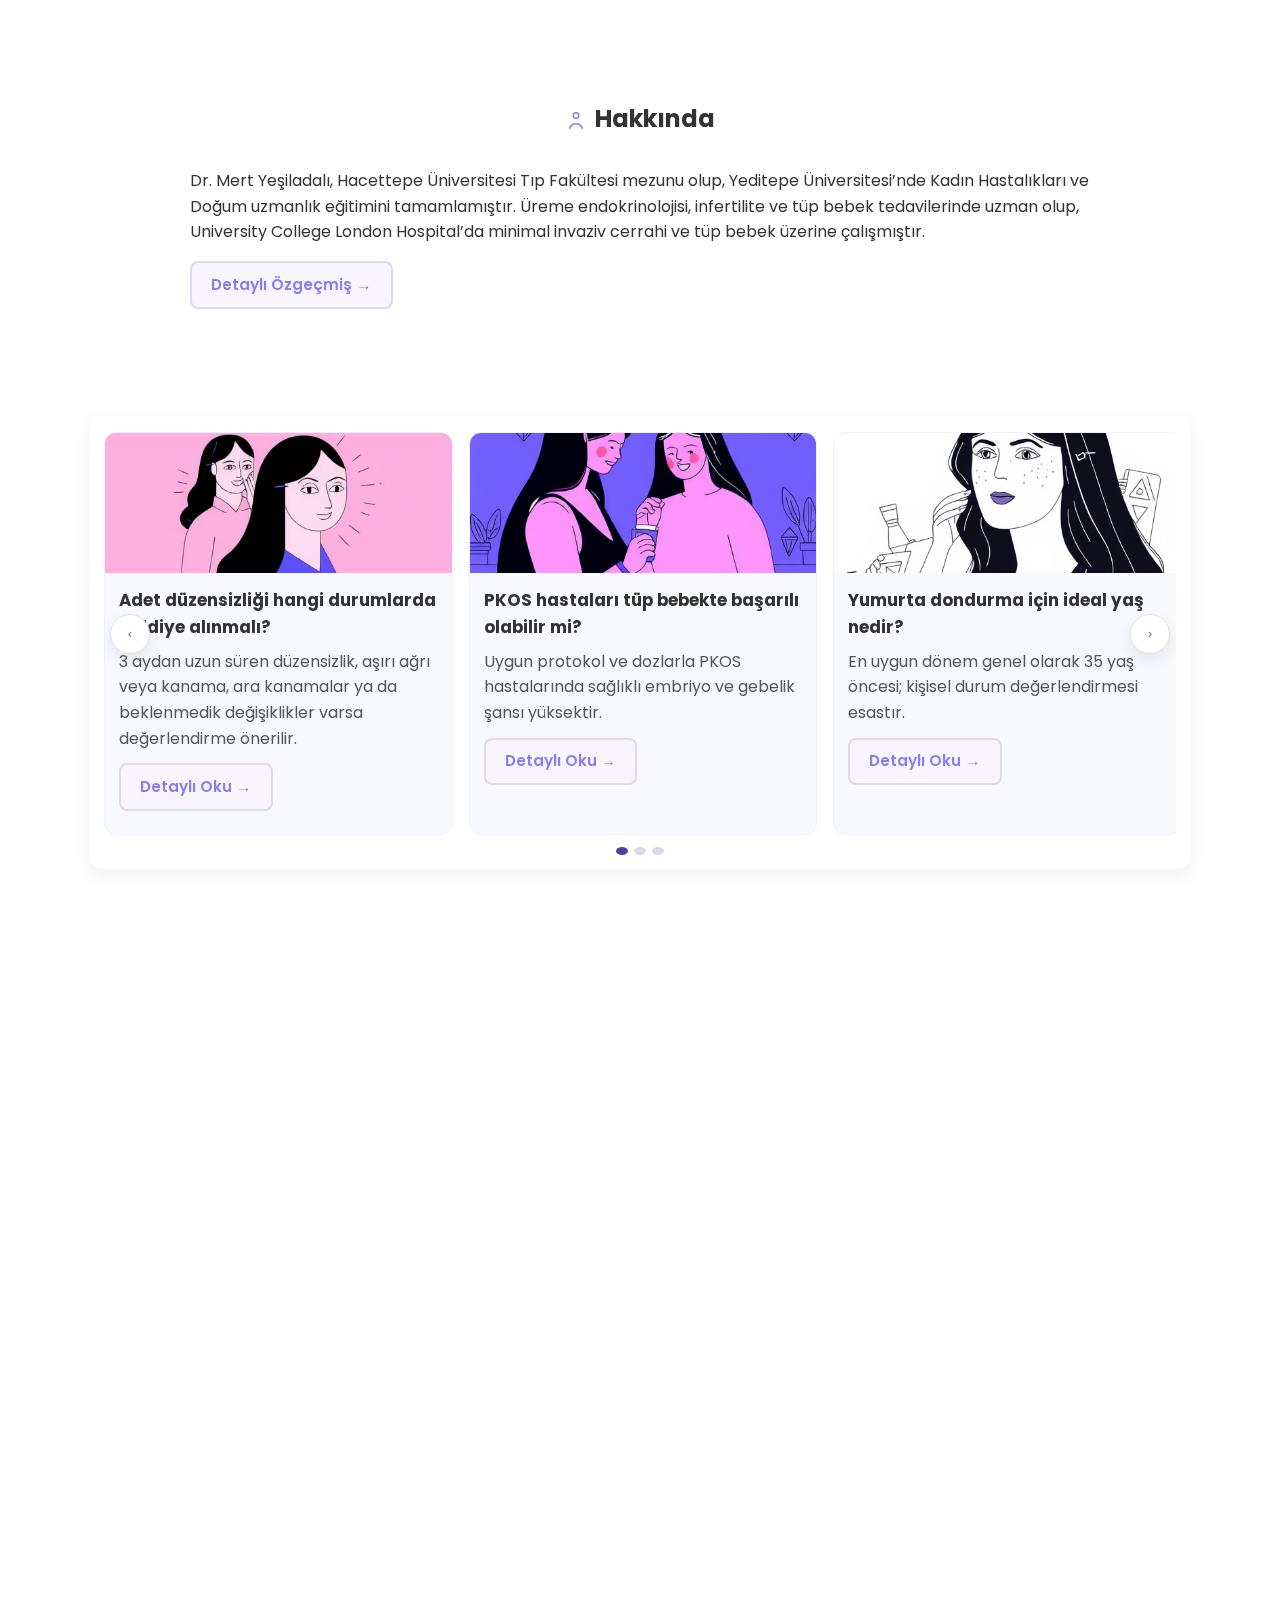
<file: index.html>
<!doctype html>
<html lang="tr">
    <head>
        <meta charset="UTF-8" />
        <meta name="viewport" content="width=device-width, initial-scale=1.0" />
        <title>Dr. Öğr. Üyesi Mert Yeşiladalı</title>
        <meta
            name="description"
            content="Dr. Mert Yeşiladalı – Üreme Tıbbı, Tüp Bebek ve Kadın Sağlığı Uzmanı. Randevu ve iletişim bilgileri."
        />
        <link rel="canonical" href="https://mertyesiladali.com/" />
        <link rel="stylesheet" href="style.css" />
        <link rel="icon" href="/favicon.svg" type="image/svg+xml" />
        <link rel="manifest" href="site.webmanifest" />
        <link
            rel="stylesheet"
            href="https://cdnjs.cloudflare.com/ajax/libs/font-awesome/6.5.0/css/all.min.css"
        />
        <link
            href="https://fonts.googleapis.com/css2?family=Poppins:wght@400;600&display=swap"
            rel="stylesheet"
        />
        <script src="scripts.js" defer></script>
        <script type="application/ld+json">
            {
                "@context": "https://schema.org",
                "@type": "Physician",
                "name": "Dr. Öğr. Üyesi Mert Yeşiladalı",
                "description": "Üreme Tıbbı, Tüp Bebek ve Kadın Sağlığı Uzmanı",
                "url": "https://mertyesiladali.com/",
                "medicalSpecialty": ["ReproductiveMedicine", "Gynecology"],
                "areaServed": "İstanbul, Türkiye",
                "affiliation": {
                    "@type": "Hospital",
                    "name": "Yeditepe Üniversitesi Kozyatağı Hastanesi"
                },
                "contactPoint": {
                    "@type": "ContactPoint",
                    "contactType": "appointment",
                    "telephone": "+90 216 578 40 00",
                    "email": "mert.yesiladali@yeditepe.edu.tr"
                }
            }
        </script>
    </head>
    <body>
        <div data-include="components/nav.html"></div>
        <div data-include="components/hero.html"></div>

        <section class="about reveal">
            <div>
                <h2>Hakkında</h2>
                <p>
                    Dr. Mert Yeşiladalı, Hacettepe Üniversitesi Tıp Fakültesi
                    mezunu olup, Yeditepe Üniversitesi’nde Kadın Hastalıkları ve
                    Doğum uzmanlık eğitimini tamamlamıştır. Üreme
                    endokrinolojisi, infertilite ve tüp bebek tedavilerinde
                    uzman olup, University College London Hospital’da minimal
                    invaziv cerrahi ve tüp bebek üzerine çalışmıştır.
                </p>
                <a href="resume.html" class="btn btn-tertiary"
                    >Detaylı Özgeçmiş →</a
                >
            </div>
        </section>

        <!-- FAQ Carousel -->
        <section class="faq-carousel reveal" aria-label="Sıkça Sorulan Sorular">
            <div class="faq-carousel-inner">
                <div class="carousel" data-carousel>
                    <button
                        class="carousel-btn prev"
                        aria-label="Önceki"
                        data-carousel-prev
                    >
                        ‹
                    </button>
                    <div class="carousel-viewport">
                        <div class="carousel-track">
                            <!-- Slide 1 -->
                            <article class="carousel-slide">
                                <div class="slide-thumb">
                                    <img
                                        src="images/woman-period.png"
                                        alt="Adet düzensizliği"
                                        style="
                                            width: 100%;
                                            height: 100%;
                                            object-fit: cover;
                                        "
                                    />
                                </div>
                                <div class="slide-content">
                                    <h3>
                                        Adet düzensizliği hangi durumlarda
                                        ciddiye alınmalı?
                                    </h3>
                                    <p>
                                        3 aydan uzun süren düzensizlik, aşırı
                                        ağrı veya kanama, ara kanamalar ya da
                                        beklenmedik değişiklikler varsa
                                        değerlendirme önerilir.
                                    </p>
                                    <a
                                        href="faq.html#adet-duzensizligi-hangi-durumlarda-ciddiye-alinmali"
                                        class="btn btn-tertiary"
                                        >Detaylı Oku →</a
                                    >
                                </div>
                            </article>
                            <!-- Slide 2 -->
                            <article class="carousel-slide">
                                <div class="slide-thumb">
                                    <img
                                        src="images/woman-period2.png"
                                        alt="PKOS tüp bebek"
                                        style="
                                            width: 100%;
                                            height: 100%;
                                            object-fit: cover;
                                        "
                                    />
                                </div>
                                <div class="slide-content">
                                    <h3>
                                        PKOS hastaları tüp bebekte başarılı
                                        olabilir mi?
                                    </h3>
                                    <p>
                                        Uygun protokol ve dozlarla PKOS
                                        hastalarında sağlıklı embriyo ve gebelik
                                        şansı yüksektir.
                                    </p>
                                    <a
                                        href="faq.html#pkos-hastalari-tup-bebek-tedavisinde-basarili-olabilir-mi"
                                        class="btn btn-tertiary"
                                        >Detaylı Oku →</a
                                    >
                                </div>
                            </article>
                            <!-- Slide 3 -->
                            <article class="carousel-slide">
                                <div class="slide-thumb">
                                    <img
                                        src="images/woman-thoughtful.png"
                                        alt="Yumurta dondurma"
                                        style="
                                            width: 100%;
                                            height: 100%;
                                            object-fit: cover;
                                        "
                                    />
                                </div>
                                <div class="slide-content">
                                    <h3>
                                        Yumurta dondurma için ideal yaş nedir?
                                    </h3>
                                    <p>
                                        En uygun dönem genel olarak 35 yaş
                                        öncesi; kişisel durum değerlendirmesi
                                        esastır.
                                    </p>
                                    <a
                                        href="faq.html#yumurta-dondurma-islemi-icin-ideal-yas-nedir"
                                        class="btn btn-tertiary"
                                        >Detaylı Oku →</a
                                    >
                                </div>
                            </article>
                            <!-- Slide 4 -->
                            <article class="carousel-slide">
                                <div class="slide-thumb">
                                    <img
                                        src="images/girl-swimming.png"
                                        alt="Endometriozis tedavisi"
                                        style="
                                            width: 100%;
                                            height: 100%;
                                            object-fit: cover;
                                        "
                                    />
                                </div>
                                <div class="slide-content">
                                    <h3>
                                        Endometriozis tedavisinde hangi
                                        yöntemler uygulanır?
                                    </h3>
                                    <p>
                                        İlaç tedavisi, cerrahi (laparoskopi) ve
                                        gerektiğinde üreme tıbbı yöntemleri
                                        bireysel olarak planlanır.
                                    </p>
                                    <a
                                        href="faq.html#endometriozis-tedavisinde-hangi-yontemler-uygulanir"
                                        class="btn btn-tertiary"
                                        >Detaylı Oku →</a
                                    >
                                </div>
                            </article>
                            <!-- Slide 5 -->
                            <article class="carousel-slide">
                                <div class="slide-thumb">
                                    <img
                                        src="images/doctor-twins.png"
                                        alt="Dr. Yeşiladalı uzmanlık alanları"
                                        style="
                                            width: 100%;
                                            height: 100%;
                                            object-fit: cover;
                                        "
                                    />
                                </div>
                                <div class="slide-content">
                                    <h3>
                                        Dr. Yeşiladalı’nın uzmanlık alanları
                                        nelerdir?
                                    </h3>
                                    <p>
                                        Üreme Tıbbı ve İnfertilite, Tüp Bebek,
                                        PKOS, endoskopik cerrahi ve genel kadın
                                        sağlığı.
                                    </p>
                                    <a
                                        href="faq.html#dr-yesiladali-uzmanlik-alanlari-nelerdir"
                                        class="btn btn-tertiary"
                                        >Detaylı Oku →</a
                                    >
                                </div>
                            </article>
                        </div>
                    </div>
                    <button
                        class="carousel-btn next"
                        aria-label="Sonraki"
                        data-carousel-next
                    >
                        ›
                    </button>
                </div>
                <div
                    class="carousel-dots"
                    role="tablist"
                    aria-label="Slayt Seçici"
                ></div>
            </div>
        </section>

        <section class="videos reveal">
            <h2>Katıldığı Programlar</h2>
            <div class="video-grid">
                <div class="video-container">
                    <h3>Polikistik Over Sendromu Nedir?</h3>
                    <iframe
                        src="https://www.youtube.com/embed/fY0ESDwZcA0"
                        frameborder="0"
                        allowfullscreen
                    ></iframe>
                </div>
                <div class="video-container">
                    <h3>Miyomlar ve Tedavi Yöntemleri</h3>
                    <iframe
                        src="https://www.youtube.com/embed/ku98Lj5fNBI"
                        frameborder="0"
                        allowfullscreen
                    ></iframe>
                </div>
                <div class="video-container">
                    <h3>Adet Düzensizlikleri ve Altta Yatan Sorunlar</h3>
                    <iframe
                        src="https://www.youtube.com/embed/azoqlB6URU0"
                        frameborder="0"
                        allowfullscreen
                    ></iframe>
                </div>
                <div class="video-container">
                    <h3>Kadın Hastalıkları ve Kapalı Ameliyatlar</h3>
                    <iframe
                        src="https://www.youtube.com/embed/zB344g0LFpw"
                        frameborder="0"
                        allowfullscreen
                    ></iframe>
                </div>
            </div>
            <div
                class="videos-cta"
                style="margin-top: 20px; text-align: center"
            >
                <a
                    href="https://yeditepehastaneleri.com/videolar/mert-yesiladali-videolari"
                    target="_blank"
                    rel="noopener noreferrer"
                    class="btn btn-tertiary"
                    >Tüm Videolar →</a
                >
            </div>
        </section>

        <section class="overview-section reveal">
            <div class="overview-card">
                <h3>Verilen Hizmetler</h3>
                <p>
                    Tüp bebek, kadın sağlığı ve üreme tıbbı alanındaki modern
                    tedavi yöntemleri hakkında daha fazla bilgi alın.
                </p>
                <a href="services.html" class="btn btn-tertiary"
                    >Hizmetleri İncele →</a
                >
            </div>
            <div class="overview-card">
                <h3>Sıkça Sorulan Sorular</h3>
                <p>
                    Tedavi süreçleri, randevular ve merak ettiğiniz diğer
                    konular hakkında sıkça sorulan sorulara göz atın.
                </p>
                <a href="faq.html" class="btn btn-tertiary"
                    >Soruları Görüntüle →</a
                >
            </div>
        </section>

        <div data-include="components/footer.html"></div>
    </body>
</html>
</file>
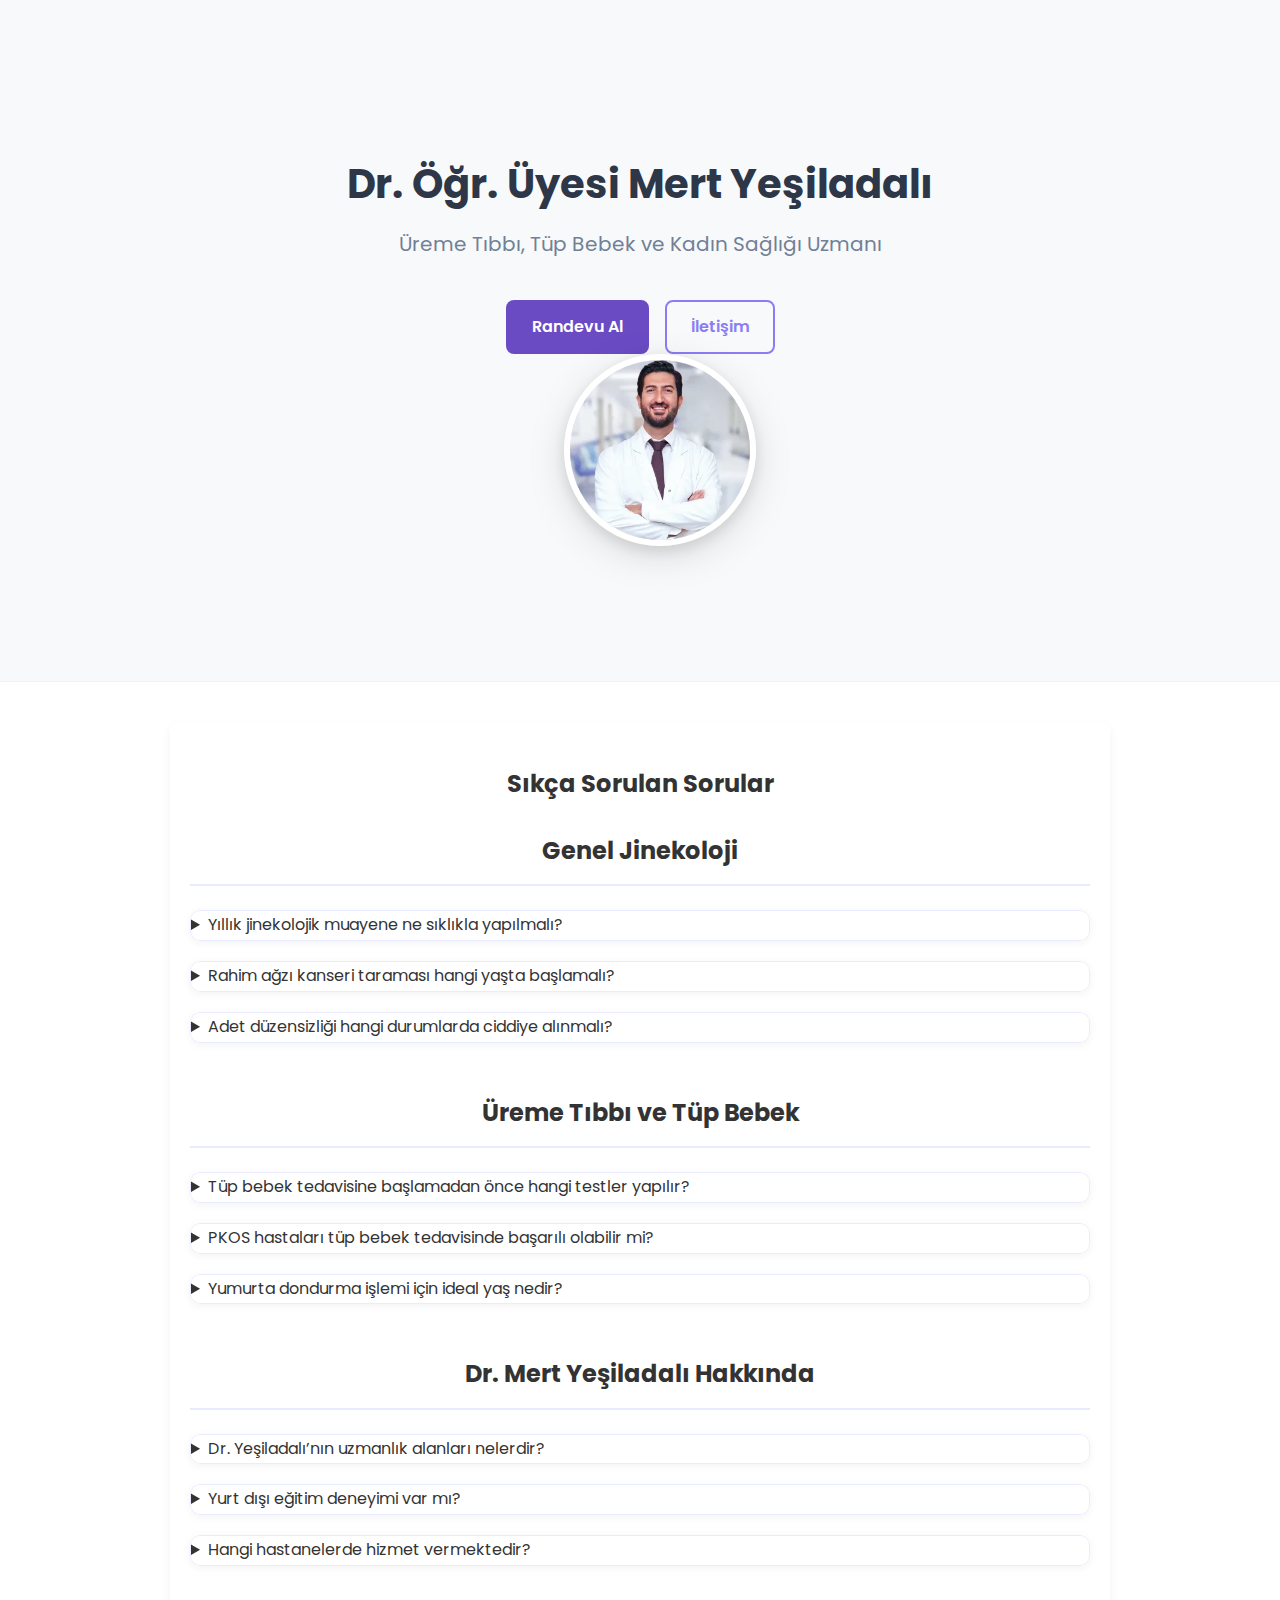
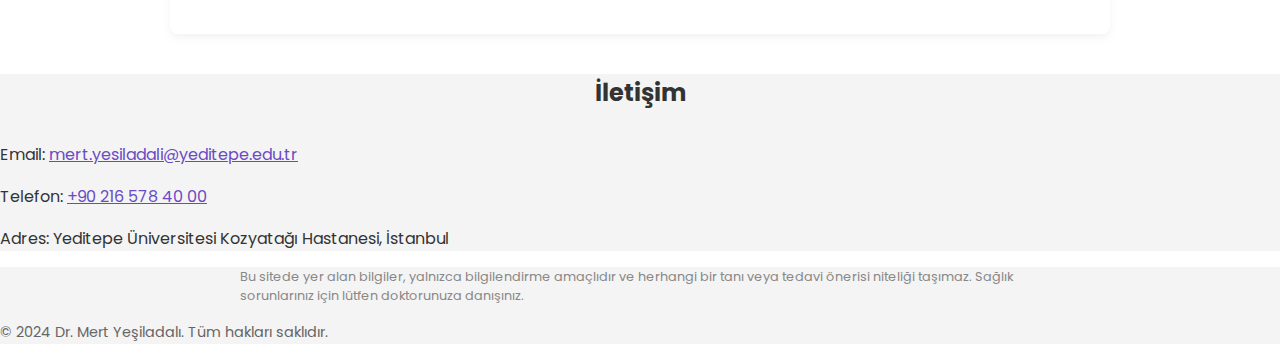
<file: faq.html>
<!doctype html>
<html lang="tr">
    <head>
        <meta charset="UTF-8" />
        <meta name="viewport" content="width=device-width, initial-scale=1.0" />
        <title>Sıkça Sorulan Sorular</title>
        <meta name="description" content="Jinekoloji, üreme tıbbı ve tüp bebek hakkında sıkça sorulan sorular ve yanıtlar." />
        <link rel="canonical" href="https://mertyesiladali.com/faq.html" />
        <link rel="stylesheet" href="style.css" />
        <link rel="icon" href="/favicon.svg" type="image/svg+xml" />
        <link rel="manifest" href="/site.webmanifest" />
        <link
            href="https://fonts.googleapis.com/css2?family=Poppins:wght@400;600&display=swap"
            rel="stylesheet"
        />
        <script src="scripts.js" defer></script>
    </head>
    <body>
        <header class="hero">
            <div class="hero-content">
                <div class="hero-text">
                    <a href="index.html" class="header-title-link">
                        <h1>Dr. Öğr. Üyesi Mert Yeşiladalı</h1>
                    </a>
                    <p>Üreme Tıbbı, Tüp Bebek ve Kadın Sağlığı Uzmanı</p>
                    <div class="hero-buttons">
                        <a href="https://yeditepehastaneleri.com/doktorlar/mert-yesiladali" target="_blank" rel="noopener noreferrer" class="btn btn-primary">Randevu Al</a>
                        <a href="#contact-section" class="btn btn-secondary">İletişim</a>
                    </div>
                </div>
                <img
                    src="images/doctor-photo.jpg"
                    alt="Dr. Mert Yeşiladalı"
                    class="hero-doctor-photo"
                />
            </div>
        </header>

        <script>
            // Google Translate integration
            function doTranslate(lang) {
                if (!window.googleTranslateElementInit) {
                    var gt = document.createElement("script");
                    gt.type = "text/javascript";
                    gt.src =
                        "//translate.google.com/translate_a/element.js?cb=googleTranslateElementInit";
                    document.body.appendChild(gt);
                    window.googleTranslateElementInit = function () {
                        new window.google.translate.TranslateElement(
                            {
                                pageLanguage: "tr",
                                includedLanguages: "en,ru,ar",
                                layout: window.google.translate.TranslateElement
                                    .InlineLayout.SIMPLE,
                            },
                            "google_translate_element",
                        );
                        setTimeout(function () {
                            selectLang(lang);
                        }, 500);
                    };
                } else {
                    selectLang(lang);
                }
            }
            function selectLang(lang) {
                var select = document.querySelector(".goog-te-combo");
                if (select) {
                    select.value = lang;
                    select.dispatchEvent(new Event("change"));
                }
            }
        </script>
        <div id="google_translate_element" style="display: none"></div>

        <main class="content">
            <div class="content-body">
                <h2>Sıkça Sorulan Sorular</h2>

                <div class="faq-category">
                    <h3>Genel Jinekoloji</h3>
                    <div class="faq-item">
                        <details>
                            <summary>Yıllık jinekolojik muayene ne sıklıkla yapılmalı?</summary>
                            <p>Genel olarak, cinsel olarak aktif olan veya 21 yaşını geçmiş her kadının yılda bir kez jinekolojik muayene olması önerilir. Bu muayene, genel sağlık durumunuzun değerlendirilmesi, Pap smear testi gibi taramaların yapılması ve olası sorunların erken teşhisi için kritik öneme sahiptir. Doktorunuz, kişisel sağlık geçmişinize göre size özel bir takip takvimi önerebilir.</p>
                        </details>
                    </div>
                    <div class="faq-item">
                        <details>
                            <summary>Rahim ağzı kanseri taraması hangi yaşta başlamalı?</summary>
                            <p>Rahim ağzı kanseri taraması (Pap smear testi), genellikle 21 yaşında başlar ve 3 yılda bir tekrarlanır. 30 yaşından sonra, Pap smear testi ile birlikte HPV (İnsan Papilloma Virüsü) testi de yapılırsa ve sonuçlar normalse, tarama aralığı 5 yıla çıkarılabilir. Risk faktörlerinize göre doktorunuz farklı bir program önerebilir.</p>
                        </details>
                    </div>
                    <div class="faq-item">
                        <details>
                            <summary>Adet düzensizliği hangi durumlarda ciddiye alınmalı?</summary>
                            <p>Adet döngüsündeki hafif değişiklikler normal olabilir. Ancak, adetlerin aniden çok düzensizleşmesi, çok ağrılı veya aşırı kanamalı geçmesi, 21 günden kısa veya 35 günden uzun sürmesi ya da adet kanamaları arasında lekelenme olması durumunda bir uzmana danışmak önemlidir. Bu durumlar, altta yatan bir sağlık sorununun belirtisi olabilir.</p>
                        </details>
                    </div>
                </div>

                <div class="faq-category">
                    <h3>Üreme Tıbbı ve Tüp Bebek</h3>
                    <div class="faq-item">
                        <details>
                            <summary>Tüp bebek tedavisine başlamadan önce hangi testler yapılır?</summary>
                            <p>Tedaviye başlamadan önce çiftlerin detaylı bir değerlendirmesi yapılır. Kadın için hormon testleri (AMH, FSH, E2), rahim filmi (HSG) ve ultrasonografik inceleme; erkek için ise spermiyogram (sperm analizi) temel testlerdir. Gerekli durumlarda genetik testler veya ek kan tahlilleri de istenebilir.</p>
                        </details>
                    </div>
                    <div class="faq-item">
                        <details>
                            <summary>PKOS hastaları tüp bebek tedavisinde başarılı olabilir mi?</summary>
                            <p>Evet, Polikistik Over Sendromu (PKOS) olan hastalar tüp bebek tedavisinde oldukça yüksek başarı oranlarına sahiptir. PKOS, genellikle yumurta sayısının fazla olmasıyla karakterizedir. Doğru tedavi protokolü ve ilaç dozlarının ayarlanması ile sağlıklı embriyolar elde etme ve gebelik şansı yüksektir.</p>
                        </details>
                    </div>
                    <div class="faq-item">
                        <details>
                            <summary>Yumurta dondurma işlemi için ideal yaş nedir?</summary>
                            <p>Yumurta dondurma işlemi için biyolojik olarak en verimli dönem 35 yaş öncesidir. Özellikle 30'lu yaşların başı, hem yumurta sayısı hem de kalitesi açısından en ideal zaman olarak kabul edilir. Ancak, her yaşta ve durumda kişisel bir değerlendirme ile karar verilmelidir.</p>
                        </details>
                    </div>
                </div>

                <div class="faq-category">
                    <h3>Dr. Mert Yeşiladalı Hakkında</h3>
                    <div class="faq-item">
                        <details>
                            <summary>Dr. Yeşiladalı’nın uzmanlık alanları nelerdir?</summary>
                            <p>Dr. Mert Yeşiladalı, başlıca Üreme Tıbbı ve İnfertilite (Kısırlık), Tüp Bebek (IVF) tedavileri, Polikistik Over Sendromu, Endoskopik Cerrahi (Laparoskopi ve Histeroskopi) ve genel Kadın Hastalıkları ve Doğum alanlarında uzmanlaşmıştır.</p>
                        </details>
                    </div>
                    <div class="faq-item">
                        <details>
                            <summary>Yurt dışı eğitim deneyimi var mı?</summary>
                            <p>Evet, Dr. Yeşiladalı, uzmanlık eğitimi sonrası University College London Hospital’da (İngiltere) tüp bebek ve minimal invaziv cerrahi alanlarında çalışarak uluslararası deneyim kazanmıştır.</p>
                        </details>
                    </div>
                    <div class="faq-item">
                        <details>
                            <summary>Hangi hastanelerde hizmet vermektedir?</summary>
                            <p>Dr. Mert Yeşiladalı, Yeditepe Üniversitesi Kozyatağı Hastanesi'nde hastalarına hizmet vermektedir.</p>
                        </details>
                    </div>
                </div>
            </div>
        </main>

        <section id="contact-section" class="contact">
            <h2>İletişim</h2>
            <p>
                Email:
                <a href="mailto:mert.yesiladali@yeditepe.edu.tr"
                    >mert.yesiladali@yeditepe.edu.tr</a
                >
            </p>
            <p>Telefon: <a href="tel:+902165784000">+90 216 578 40 00</a></p>
            <p>Adres: Yeditepe Üniversitesi Kozyatağı Hastanesi, İstanbul</p>
        </section>

        <footer>
            <p class="footer-disclaimer">
                Bu sitede yer alan bilgiler, yalnızca bilgilendirme amaçlıdır ve herhangi bir tanı veya tedavi önerisi niteliği taşımaz. Sağlık sorunlarınız için lütfen doktorunuza danışınız.
            </p>
            <p>&copy; 2024 Dr. Mert Yeşiladalı. Tüm hakları saklıdır.</p>
        </footer>
    </body>
</html>
</file>
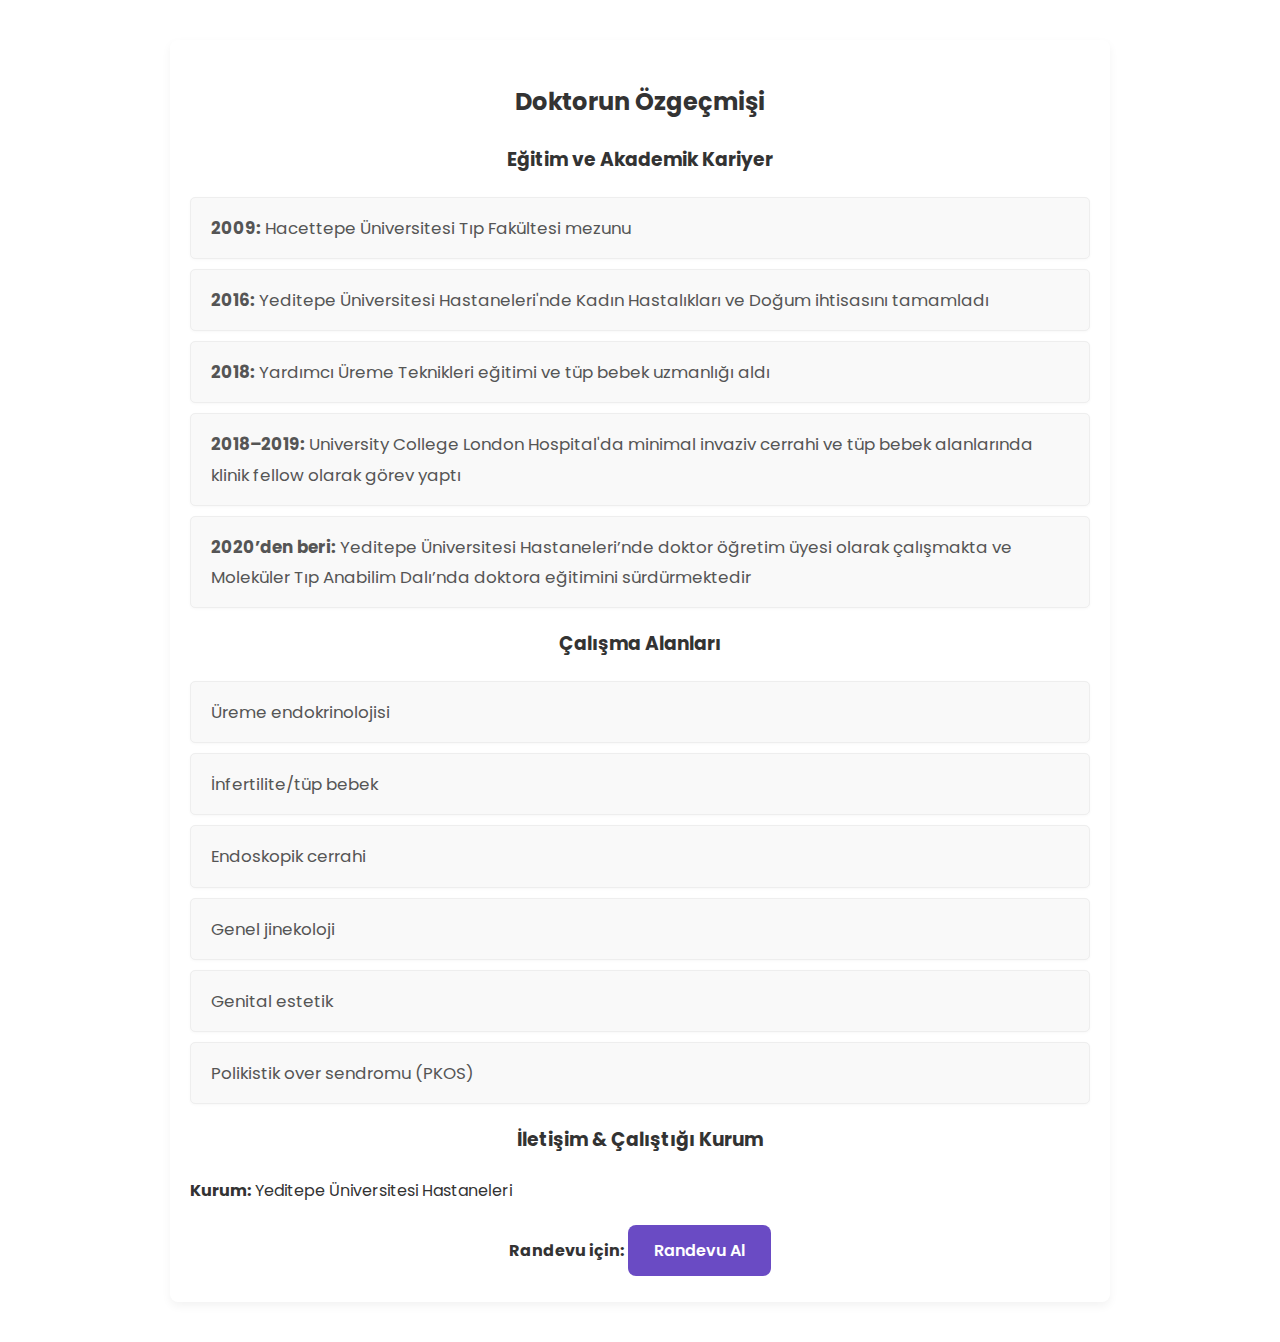
<file: resume.html>
<!doctype html>
<html lang="tr">
    <head>
        <meta charset="UTF-8" />
        <meta name="viewport" content="width=device-width, initial-scale=1.0" />
        <title>Özgeçmiş - Dr. Öğr. Üyesi Mert Yeşiladalı</title>
        <meta name="description" content="Dr. Mert Yeşiladalı'nın özgeçmişi: eğitim, uzmanlık alanları ve deneyimler." />
        <link rel="canonical" href="https://mertyesiladali.com/resume.html" />
        <link rel="stylesheet" href="style.css" />
        <link rel="icon" href="/favicon.svg" type="image/svg+xml" />
        <link rel="manifest" href="site.webmanifest" />
        <link
            href="https://fonts.googleapis.com/css2?family=Poppins:wght@400;600&display=swap"
            rel="stylesheet"
        />
        <link rel="stylesheet" href="https://cdnjs.cloudflare.com/ajax/libs/font-awesome/6.5.0/css/all.min.css" />
        <script src="scripts.js" defer></script>
    </head>
    <body class="content-resume">
        <div data-include="components/nav.html"></div>
        <div data-include="components/hero.html"></div>

        <section class="content-body">
            <h2>Doktorun Özgeçmişi</h2>

            <h3>Eğitim ve Akademik Kariyer</h3>
            <ul>
                <li><strong>2009:</strong> Hacettepe Üniversitesi Tıp Fakültesi mezunu</li>
                <li><strong>2016:</strong> Yeditepe Üniversitesi Hastaneleri'nde Kadın Hastalıkları ve Doğum ihtisasını tamamladı</li>
                <li><strong>2018:</strong> Yardımcı Üreme Teknikleri eğitimi ve tüp bebek uzmanlığı aldı</li>
                <li><strong>2018–2019:</strong> University College London Hospital'da minimal invaziv cerrahi ve tüp bebek alanlarında klinik fellow olarak görev yaptı</li>
                <li><strong>2020’den beri:</strong> Yeditepe Üniversitesi Hastaneleri’nde doktor öğretim üyesi olarak çalışmakta ve Moleküler Tıp Anabilim Dalı’nda doktora eğitimini sürdürmektedir</li>
            </ul>

            <h3>Çalışma Alanları</h3>
            <ul>
                <li>Üreme endokrinolojisi</li>
                <li>İnfertilite/tüp bebek</li>
                <li>Endoskopik cerrahi</li>
                <li>Genel jinekoloji</li>
                <li>Genital estetik</li>
                <li>Polikistik over sendromu (PKOS)</li>
            </ul>

            <h3>İletişim & Çalıştığı Kurum</h3>
            <p><strong>Kurum:</strong> Yeditepe Üniversitesi Hastaneleri</p>
            <p style="text-align:center; margin-top: 2rem;"><strong>Randevu için:</strong> <a href="https://yeditepehastaneleri.com/doktorlar/mert-yesiladali" target="_blank" rel="noopener noreferrer" class="btn btn-primary">Randevu Al</a></p>

        </section>

        <div data-include="components/footer.html"></div>
    </body>
</html>
</file>
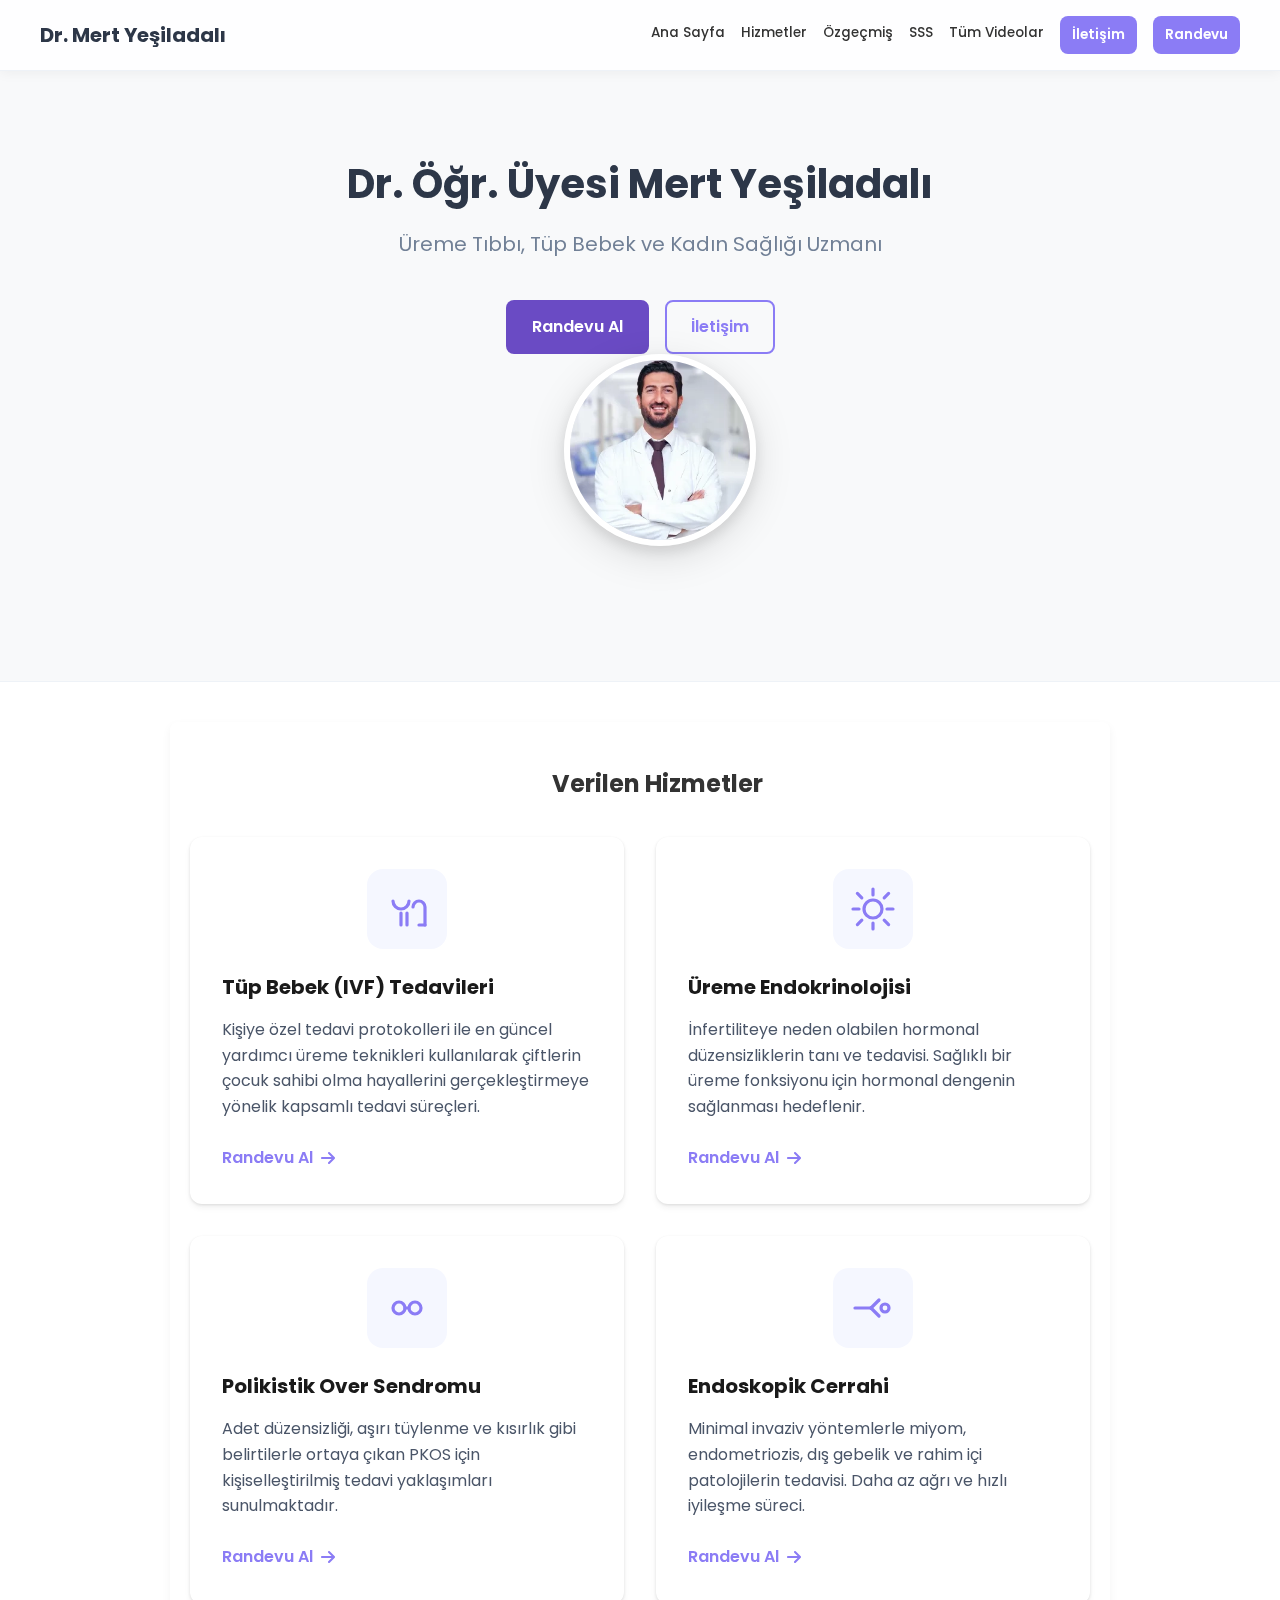
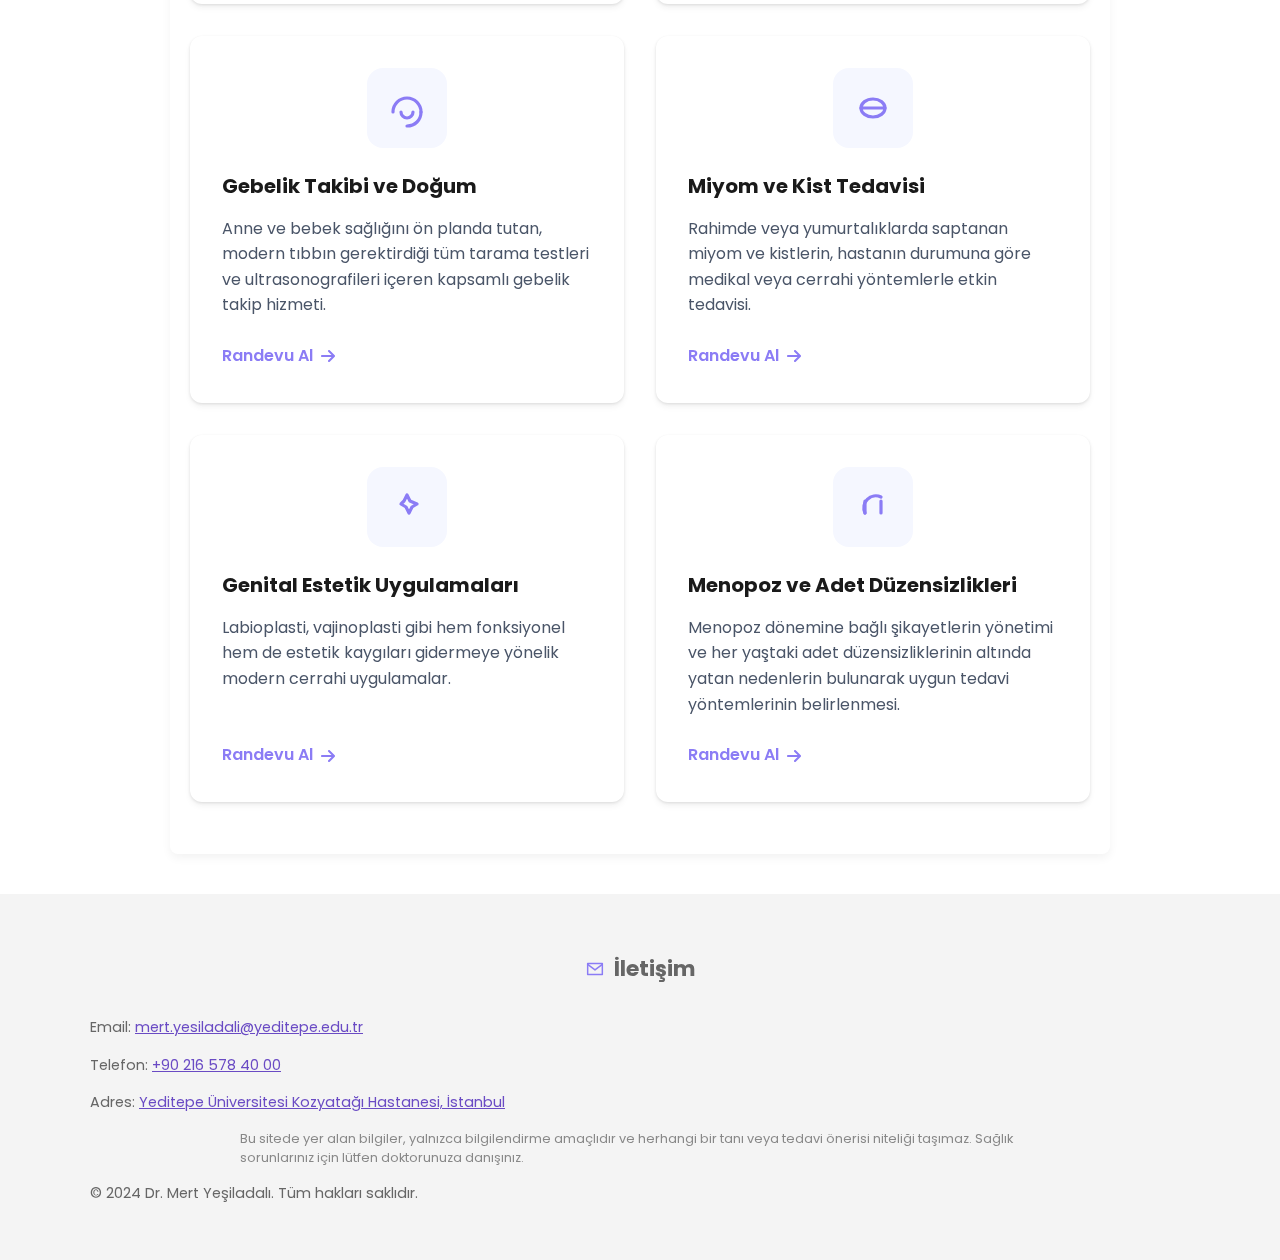
<file: services.html>
<!doctype html>
<html lang="tr">
    <head>
        <meta charset="UTF-8" />
        <meta name="viewport" content="width=device-width, initial-scale=1.0" />
        <title>Hizmetler - Dr. Öğr. Üyesi Mert Yeşiladalı</title>
        <meta name="description" content="Üreme tıbbı, tüp bebek, endoskopik cerrahi ve jinekoloji alanlarında verilen hizmetler." />
        <link rel="canonical" href="https://mertyesiladali.com/services.html" />
        <link rel="stylesheet" href="style.css" />
        <link rel="icon" href="/favicon.svg" type="image/svg+xml" />
        <link rel="manifest" href="/site.webmanifest" />
        <link
            href="https://fonts.googleapis.com/css2?family=Poppins:wght@400;600&display=swap"
            rel="stylesheet"
        />
        <link rel="stylesheet" href="https://cdnjs.cloudflare.com/ajax/libs/font-awesome/6.5.0/css/all.min.css" />
        <script src="scripts.js" defer></script>
    </head>
    <body class="content-services">
        <nav class="topnav">
            <div class="nav-container">
                <a href="index.html" class="brand" aria-label="Ana sayfa">
                    Dr. Mert Yeşiladalı
                </a>
                <button class="nav-toggle" aria-label="Menüyü Aç/Kapat" aria-expanded="false">
                    <span></span><span></span><span></span>
                </button>
                <ul class="nav-links">
                    <li><a href="index.html"><i class="fa-solid fa-house"></i> Ana Sayfa</a></li>
                    <li><a href="services.html"><i class="fa-solid fa-stethoscope"></i> Hizmetler</a></li>
                    <li><a href="resume.html"><i class="fa-solid fa-file-lines"></i> Özgeçmiş</a></li>
                    <li><a href="faq.html"><i class="fa-solid fa-circle-question"></i> SSS</a></li>
                    <li><a href="https://yeditepehastaneleri.com/videolar/mert-yesiladali-videolari" target="_blank" rel="noopener noreferrer"><i class="fa-solid fa-video"></i> Tüm Videolar</a></li>
                    <li class="nav-cta"><a href="index.html#contact-section"><i class="fa-solid fa-envelope"></i> İletişim</a></li>
                    <li class="nav-cta"><a href="https://yeditepehastaneleri.com/doktorlar/mert-yesiladali" target="_blank" rel="noopener noreferrer"><i class="fa-solid fa-calendar-check"></i> Randevu</a></li>
                </ul>
            </div>
        </nav>
        <header class="hero">
            <div class="hero-content">
                <div class="hero-text">
                    <a href="index.html" class="header-title-link">
                        <h1>Dr. Öğr. Üyesi Mert Yeşiladalı</h1>
                    </a>
                    <p>Üreme Tıbbı, Tüp Bebek ve Kadın Sağlığı Uzmanı</p>
                    <div class="hero-buttons">
                        <a href="https://yeditepehastaneleri.com/doktorlar/mert-yesiladali" target="_blank" rel="noopener noreferrer" class="btn btn-primary no-anim">Randevu Al</a>
                        <a href="#contact-section" class="btn btn-secondary no-anim">İletişim</a>
                    </div>
                </div>
                <img
                    src="images/doctor-photo.jpg"
                    alt="Dr. Mert Yeşiladalı"
                    class="hero-doctor-photo"
                />
            </div>
        </header>

        <script>
            // Google Translate integration
            function doTranslate(lang) {
                if (!window.googleTranslateElementInit) {
                    var gt = document.createElement("script");
                    gt.type = "text/javascript";
                    gt.src =
                        "//translate.google.com/translate_a/element.js?cb=googleTranslateElementInit";
                    document.body.appendChild(gt);
                    window.googleTranslateElementInit = function () {
                        new window.google.translate.TranslateElement(
                            {
                                pageLanguage: "tr",
                                includedLanguages: "en,ru,ar",
                                layout: window.google.translate.TranslateElement
                                    .InlineLayout.SIMPLE,
                            },
                            "google_translate_element",
                        );
                        setTimeout(function () {
                            selectLang(lang);
                        }, 500);
                    };
                } else {
                    selectLang(lang);
                }
            }
            function selectLang(lang) {
                var select = document.querySelector(".goog-te-combo");
                if (select) {
                    select.value = lang;
                    select.dispatchEvent(new Event("change"));
                }
            }
        </script>
        <div id="google_translate_element" style="display: none"></div>

        <main class="content">
            <div class="content-body">
                <h2>Verilen Hizmetler</h2>
                <div class="services-grid">
                    <!-- Service Card 1 -->
                    <div class="service-card">
                        <div class="service-card-inner">
                            <div class="service-icon">
                                <img src="data:image/svg+xml,%3Csvg xmlns='http://www.w3.org/2000/svg' width='44' height='44' viewBox='0 0 24 24'%3E%3Cg fill='none' stroke='%238b7cf5' stroke-width='1.6' stroke-linecap='round' stroke-linejoin='round'%3E%3Cpath d='M5 8a4 4 0 108 0'/%3E%3Cpath d='M9 14v6'/%3E%3Cpath d='M12 14v6'/%3E%3Cpath d='M15 11a3 3 0 116 0v9'/%3E%3Cpath d='M18 20h3'/%3E%3C/g%3E%3C/svg%3E" alt="Tüp Bebek (IVF) Tedavileri" />
                            </div>
                            <div class="service-content">
                                <h3>Tüp Bebek (IVF) Tedavileri</h3>
                                <p>Kişiye özel tedavi protokolleri ile en güncel yardımcı üreme teknikleri kullanılarak çiftlerin çocuk sahibi olma hayallerini gerçekleştirmeye yönelik kapsamlı tedavi süreçleri.</p>
                                <a href="https://yeditepehastaneleri.com/doktorlar/mert-yesiladali" target="_blank" rel="noopener noreferrer" class="service-cta">Randevu Al <i class="fa-solid fa-arrow-right"></i></a>
                            </div>
                        </div>
                    </div>

                    <!-- Service Card 2 -->
                    <div class="service-card">
                        <div class="service-card-inner">
                            <div class="service-icon">
                                <img src="data:image/svg+xml,%3Csvg xmlns='http://www.w3.org/2000/svg' width='44' height='44' viewBox='0 0 24 24'%3E%3Cg fill='none' stroke='%238b7cf5' stroke-width='1.6' stroke-linecap='round' stroke-linejoin='round'%3E%3Ccircle cx='12' cy='12' r='4.5'/%3E%3Cpath d='M12 2v3M12 19v3M2 12h3M19 12h3M4.2 4.2l2.2 2.2M17.6 17.6l2.2 2.2M19.8 4.2l-2.2 2.2M4.2 19.8l2.2-2.2'/%3E%3C/g%3E%3C/svg%3E" alt="Üreme Endokrinolojisi" />
                            </div>
                            <div class="service-content">
                                <h3>Üreme Endokrinolojisi</h3>
                                <p>İnfertiliteye neden olabilen hormonal düzensizliklerin tanı ve tedavisi. Sağlıklı bir üreme fonksiyonu için hormonal dengenin sağlanması hedeflenir.</p>
                                <a href="https://yeditepehastaneleri.com/doktorlar/mert-yesiladali" target="_blank" rel="noopener noreferrer" class="service-cta">Randevu Al <i class="fa-solid fa-arrow-right"></i></a>
                            </div>
                        </div>
                    </div>

                    <!-- Service Card 3 -->
                    <div class="service-card">
                        <div class="service-card-inner">
                            <div class="service-icon">
                                <img src="data:image/svg+xml,%3Csvg xmlns='http://www.w3.org/2000/svg' width='44' height='44' viewBox='0 0 24 24'%3E%3Cg fill='none' stroke='%238b7cf5' stroke-width='1.6' stroke-linecap='round' stroke-linejoin='round'%3E%3Ccircle cx='8' cy='12' r='3'/%3E%3Ccircle cx='16' cy='12' r='3'/%3E%3Cpath d='M11 12h2'/%3E%3C/g%3E%3C/svg%3E" alt="PKOS Tedavisi" />
                            </div>
                            <div class="service-content">
                                <h3>Polikistik Over Sendromu</h3>
                                <p>Adet düzensizliği, aşırı tüylenme ve kısırlık gibi belirtilerle ortaya çıkan PKOS için kişiselleştirilmiş tedavi yaklaşımları sunulmaktadır.</p>
                                <a href="https://yeditepehastaneleri.com/doktorlar/mert-yesiladali" target="_blank" rel="noopener noreferrer" class="service-cta">Randevu Al <i class="fa-solid fa-arrow-right"></i></a>
                            </div>
                        </div>
                    </div>

                    <!-- Service Card 4 -->
                    <div class="service-card">
                        <div class="service-card-inner">
                            <div class="service-icon">
                                <img src="data:image/svg+xml,%3Csvg xmlns='http://www.w3.org/2000/svg' width='44' height='44' viewBox='0 0 24 24'%3E%3Cg fill='none' stroke='%238b7cf5' stroke-width='1.6' stroke-linecap='round' stroke-linejoin='round'%3E%3Cpath d='M3 12h8'/%3E%3Cpath d='M11 12l4-4'/%3E%3Cpath d='M11 12l4 4'/%3E%3Ccircle cx='18' cy='12' r='2'/%3E%3C/g%3E%3C/svg%3E" alt="Endoskopik Cerrahi" />
                            </div>
                            <div class="service-content">
                                <h3>Endoskopik Cerrahi</h3>
                                <p>Minimal invaziv yöntemlerle miyom, endometriozis, dış gebelik ve rahim içi patolojilerin tedavisi. Daha az ağrı ve hızlı iyileşme süreci.</p>
                                <a href="https://yeditepehastaneleri.com/doktorlar/mert-yesiladali" target="_blank" rel="noopener noreferrer" class="service-cta">Randevu Al <i class="fa-solid fa-arrow-right"></i></a>
                            </div>
                        </div>
                    </div>

                    <!-- Service Card 5 -->
                    <div class="service-card">
                        <div class="service-card-inner">
                            <div class="service-icon">
                                <img src="data:image/svg+xml,%3Csvg xmlns='http://www.w3.org/2000/svg' width='44' height='44' viewBox='0 0 24 24'%3E%3Cg fill='none' stroke='%238b7cf5' stroke-width='1.6' stroke-linecap='round' stroke-linejoin='round'%3E%3Cpath d='M12 21c4 0 7-3 7-7'/%3E%3Cpath d='M19 14a7 7 0 10-14 0'/%3E%3Cpath d='M9 14a3 3 0 006 0'/%3E%3C/g%3E%3C/svg%3E" alt="Gebelik Takibi" />
                            </div>
                            <div class="service-content">
                                <h3>Gebelik Takibi ve Doğum</h3>
                                <p>Anne ve bebek sağlığını ön planda tutan, modern tıbbın gerektirdiği tüm tarama testleri ve ultrasonografileri içeren kapsamlı gebelik takip hizmeti.</p>
                                <a href="https://yeditepehastaneleri.com/doktorlar/mert-yesiladali" target="_blank" rel="noopener noreferrer" class="service-cta">Randevu Al <i class="fa-solid fa-arrow-right"></i></a>
                            </div>
                        </div>
                    </div>

                    <!-- Service Card 6 -->
                    <div class="service-card">
                        <div class="service-card-inner">
                            <div class="service-icon">
                                <img src="data:image/svg+xml,%3Csvg xmlns='http://www.w3.org/2000/svg' width='44' height='44' viewBox='0 0 24 24'%3E%3Cg fill='none' stroke='%238b7cf5' stroke-width='1.6' stroke-linecap='round' stroke-linejoin='round'%3E%3Cellipse cx='12' cy='12' rx='6' ry='4.5'/%3E%3Cpath d='M6 12h12'/%3E%3C/g%3E%3C/svg%3E" alt="Miyom ve Kist Tedavisi" />
                            </div>
                            <div class="service-content">
                                <h3>Miyom ve Kist Tedavisi</h3>
                                <p>Rahimde veya yumurtalıklarda saptanan miyom ve kistlerin, hastanın durumuna göre medikal veya cerrahi yöntemlerle etkin tedavisi.</p>
                                <a href="https://yeditepehastaneleri.com/doktorlar/mert-yesiladali" target="_blank" rel="noopener noreferrer" class="service-cta">Randevu Al <i class="fa-solid fa-arrow-right"></i></a>
                            </div>
                        </div>
                    </div>

                    <!-- Service Card 7 -->
                    <div class="service-card">
                        <div class="service-card-inner">
                            <div class="service-icon">
                                <img src="data:image/svg+xml,%3Csvg xmlns='http://www.w3.org/2000/svg' width='44' height='44' viewBox='0 0 24 24'%3E%3Cg fill='none' stroke='%238b7cf5' stroke-width='1.6' stroke-linecap='round' stroke-linejoin='round'%3E%3Cpath d='M12 6l1.5 3L17 10.5 14.5 12 13 15 11.5 12 9 10.5 10.5 9 12 6z'/%3E%3C/g%3E%3C/svg%3E" alt="Genital Estetik" />
                            </div>
                            <div class="service-content">
                                <h3>Genital Estetik Uygulamaları</h3>
                                <p>Labioplasti, vajinoplasti gibi hem fonksiyonel hem de estetik kaygıları gidermeye yönelik modern cerrahi uygulamalar.</p>
                                <a href="https://yeditepehastaneleri.com/doktorlar/mert-yesiladali" target="_blank" rel="noopener noreferrer" class="service-cta">Randevu Al <i class="fa-solid fa-arrow-right"></i></a>
                            </div>
                        </div>
                    </div>

                    <!-- Service Card 8 -->
                    <div class="service-card">
                        <div class="service-card-inner">
                            <div class="service-icon">
                                <img src="data:image/svg+xml,%3Csvg xmlns='http://www.w3.org/2000/svg' width='44' height='44' viewBox='0 0 24 24'%3E%3Cg fill='none' stroke='%238b7cf5' stroke-width='1.6' stroke-linecap='round' stroke-linejoin='round'%3E%3Cpath d='M8 15a6 6 0 018-8'/%3E%3Cpath d='M16 9l0 6'/%3E%3Cpath d='M8 9l0 6'/%3E%3C/g%3E%3C/svg%3E" alt="Menopoz ve Adet Düzensizlikleri" />
                            </div>
                            <div class="service-content">
                                <h3>Menopoz ve Adet Düzensizlikleri</h3>
                                <p>Menopoz dönemine bağlı şikayetlerin yönetimi ve her yaştaki adet düzensizliklerinin altında yatan nedenlerin bulunarak uygun tedavi yöntemlerinin belirlenmesi.</p>
                                <a href="https://yeditepehastaneleri.com/doktorlar/mert-yesiladali" target="_blank" rel="noopener noreferrer" class="service-cta">Randevu Al <i class="fa-solid fa-arrow-right"></i></a>
                            </div>
                        </div>
                    </div>
                </div>
            </div>
        </main>

        <footer id="contact-section" class="contact">
            <div class="footer-inner">
                <h2>İletişim</h2>
                <p>
                    Email:
                    <a href="mailto:mert.yesiladali@yeditepe.edu.tr"
                        >mert.yesiladali@yeditepe.edu.tr</a
                    >
                </p>
                <p>Telefon: <a href="tel:+902165784000">+90 216 578 40 00</a></p>
                <p>Adres: <a href="https://www.google.com/maps?q=Yeditepe%20%C3%9Cniversitesi%20Kozyata%C4%9F%C4%B1%20Hastanesi%2C%20%C4%B0stanbul" target="_blank" rel="noopener noreferrer">Yeditepe Üniversitesi Kozyatağı Hastanesi, İstanbul</a></p>

                <p class="footer-disclaimer">
                    Bu sitede yer alan bilgiler, yalnızca bilgilendirme amaçlıdır ve herhangi bir tanı veya tedavi önerisi niteliği taşımaz. Sağlık sorunlarınız için lütfen doktorunuza danışınız.
                </p>
                <p>&copy; 2024 Dr. Mert Yeşiladalı. Tüm hakları saklıdır.</p>
            </div>
        </footer>
    </body>
</html>
</file>
<file: style.css>
body {
    font-family: "Poppins", sans-serif;
    line-height: 1.6;
    margin: 0;
    background: #fff;
    color: #333;
}

html {
    scroll-behavior: smooth;
}

:root {
    /* Lightened brand and hero gradient */
    --brand: #8b7cf5;
    --brand-600: #5042a2;
    --bg-hero-1: #8b7cf5;
    --bg-hero-2: #c4b8ff;
    --bg-hero-3: #56a2e8;
}

/* =================================================================
   NAVIGATION
   ================================================================= */

.topnav {
    position: fixed;
    left: 0;
    right: 0;
    top: 0;
    z-index: 1000;
    background: rgba(255, 255, 255, 0.85);
    backdrop-filter: saturate(180%) blur(10px);
    border-bottom: 1px solid #eef2f7;
    transition: box-shadow 0.3s ease;
}

.topnav:hover {
    box-shadow: 0 2px 12px rgba(0, 0, 0, 0.05);
}

.nav-container {
    max-width: 1200px;
    margin: 0 auto;
    display: flex;
    align-items: center;
    justify-content: space-between;
    padding: 1rem 1.5rem;
    gap: 2rem; /* Add gap to container */
}

.brand {
    font-weight: 700;
    font-size: 1.25rem;
    color: #2d3748;
    text-decoration: none;
    flex-shrink: 0; /* Prevent brand from shrinking */
    white-space: nowrap;
}

.nav-links {
    list-style: none;
    margin: 0;
    padding: 0;
    display: flex;
    align-items: center;
    justify-content: flex-end; /* Align items to the end */
    flex-grow: 1; /* Allow container to grow */
    flex-shrink: 1; /* Allow links container to shrink */
    min-width: 0; /* Override default min-width for flex items */
    gap: 1.5rem;
}

.nav-links a {
    display: flex;
    align-items: center;
    gap: 0.5rem;
    color: #4a5568;
    text-decoration: none;
    font-weight: 500;
    font-size: 1rem;
    position: relative;
    padding-bottom: 0.25rem;
}

.nav-links a::after {
    content: '';
    position: absolute;
    bottom: 0;
    left: 0;
    width: 0;
    height: 2px;
    background-color: #6b46c1;
    transition: width 0.3s ease;
}

.nav-links a:hover::after {
    width: 100%;
}

.nav-cta a {
    background-color: #6b46c1;
    color: #fff;
    padding: 0.75rem 1.5rem;
    border-radius: 0.5rem;
    text-decoration: none;
    font-weight: 600;
    transition: background-color 0.3s ease, transform 0.2s ease;
}

.nav-cta a:hover {
    background-color: #553c9a;
    transform: translateY(-2px);
}

.nav-cta a::after {
    display: none;
}

.nav-toggle {
    display: none;
    background: none;
    border: none;
    font-size: 1.5rem;
    color: #2d3748;
    cursor: pointer;
}

@media (max-width: 768px) {
    .nav-links {
        display: none;
        position: absolute;
        top: 100%;
        left: 0;
        right: 0;
        background: #fff;
        flex-direction: column;
        padding: 1rem;
        box-shadow: 0 8px 16px rgba(0,0,0,0.1);
    }

    .topnav.open .nav-links {
        display: flex;
    }

    .nav-toggle {
        display: block;
    }
}



/* removed line-art backgrounds from sections */

/* removed overview-section line-art */

/* removed footer line-art */

/* Minimal heading icons (stroke-only) */
.about h2::before,
.videos h2::before,
.overview-section h3::before,
footer.contact h2::before {
    content: "";
    display: inline-block;
    width: 22px;
    height: 22px;
    margin-right: 8px;
    vertical-align: -4px;
    background-size: 22px 22px;
    background-repeat: no-repeat;
}

/* Topic-specific icons */
.about h2::before {
    background-image: url("data:image/svg+xml,%3Csvg xmlns='http://www.w3.org/2000/svg' width='22' height='22' viewBox='0 0 24 24'%3E%3Cg fill='none' stroke='%238b7cf5' stroke-width='1.6' stroke-linecap='round' stroke-linejoin='round'%3E%3Ccircle cx='12' cy='7' r='3'/%3E%3Cpath d='M5 21c1.2-3.2 3.7-5 7-5s5.8 1.8 7 5'/%3E%3C/g%3E%3C/svg%3E"); /* user */
}

.overview-section .overview-card:nth-child(1) h3::before { /* Services */
    background-image: url("data:image/svg+xml,%3Csvg xmlns='http://www.w3.org/2000/svg' width='22' height='22' viewBox='0 0 24 24'%3E%3Cg fill='none' stroke='%238b7cf5' stroke-width='1.6' stroke-linecap='round' stroke-linejoin='round'%3E%3Ccircle cx='6.5' cy='12' r='2.5'/%3E%3Ccircle cx='17.5' cy='12' r='2.5'/%3E%3Cpath d='M9 12h6'/%3E%3Cpath d='M3 12h1M20 12h1'/%3E%3C/g%3E%3C/svg%3E"); /* stethoscope-like */
}

.overview-section .overview-card:nth-child(2) h3::before { /* FAQ */
    background-image: url("data:image/svg+xml,%3Csvg xmlns='http://www.w3.org/2000/svg' width='22' height='22' viewBox='0 0 24 24'%3E%3Cg fill='none' stroke='%238b7cf5' stroke-width='1.6' stroke-linecap='round' stroke-linejoin='round'%3E%3Cpath d='M9 9a3 3 0 016 0c0 2-3 2-3 4'/%3E%3Cpath d='M12 17h.01'/%3E%3Crect x='3' y='3' width='18' height='18' rx='3'/%3E%3C/g%3E%3C/svg%3E");
}

.videos h2::before { /* Videos */
    background-image: url("data:image/svg+xml,%3Csvg xmlns='http://www.w3.org/2000/svg' width='22' height='22' viewBox='0 0 24 24'%3E%3Cg fill='none' stroke='%238b7cf5' stroke-width='1.6' stroke-linecap='round' stroke-linejoin='round'%3E%3Crect x='3' y='5' width='14' height='14' rx='2'/%3E%3Cpath d='M17 9l4-2v10l-4-2z'/%3E%3C/g%3E%3C/svg%3E");
}

footer.contact h2::before { /* Contact */
    background-image: url("data:image/svg+xml,%3Csvg xmlns='http://www.w3.org/2000/svg' width='22' height='22' viewBox='0 0 24 24'%3E%3Cg fill='none' stroke='%238b7cf5' stroke-width='1.6' stroke-linecap='round' stroke-linejoin='round'%3E%3Cpath d='M4 6h16v12H4z'/%3E%3Cpath d='M4 7l8 6 8-6'/%3E%3C/g%3E%3C/svg%3E");
}

/* Page-specific icons for main titles */
.content-faq .content-body > h2::before { /* FAQ page main title */
    background-image: url("data:image/svg+xml,%3Csvg xmlns='http://www.w3.org/2000/svg' width='22' height='22' viewBox='0 0 24 24'%3E%3Cg fill='none' stroke='%238b7cf5' stroke-width='1.6' stroke-linecap='round' stroke-linejoin='round'%3E%3Cpath d='M9 9a3 3 0 016 0c0 2-3 2-3 4'/%3E%3Cpath d='M12 17h.01'/%3E%3C/g%3E%3C/svg%3E");
}

.content-resume .content-body > h2::before { /* Resume main title */
    background-image: url("data:image/svg+xml,%3Csvg xmlns='http://www.w3.org/2000/svg' width='22' height='22' viewBox='0 0 24 24'%3E%3Cg fill='none' stroke='%238b7cf5' stroke-width='1.6' stroke-linecap='round' stroke-linejoin='round'%3E%3Crect x='4' y='3' width='16' height='18' rx='2'/%3E%3Cpath d='M8 7h8M8 11h8M8 15h5'/%3E%3C/g%3E%3C/svg%3E");
}

.content-404 .content-body > h2::before { /* 404 page */
    background-image: url("data:image/svg+xml,%3Csvg xmlns='http://www.w3.org/2000/svg' width='22' height='22' viewBox='0 0 24 24'%3E%3Cg fill='none' stroke='%238b7cf5' stroke-width='1.6' stroke-linecap='round' stroke-linejoin='round'%3E%3Ccircle cx='12' cy='12' r='9'/%3E%3Cpath d='M12 8v5'/%3E%3Cpath d='M12 16h.01'/%3E%3C/g%3E%3C/svg%3E");
}

/* Services (Hizmetler) page icons and lines */
.content-services .content-body { position: relative; }
.content-services .content-body > h2 {
    position: relative;
    padding-left: 34px;
}
.content-services .content-body > h2::before {
    content: "";
    position: absolute;
    left: 0;
    top: 50%;
    transform: translateY(-50%);
    width: 22px; height: 22px;
    background-repeat: no-repeat;
    background-size: contain;
    opacity: 0.9;
    /* hide heading icon for Services page */
    display: none;
}
.content-services .service-item h3 {
    position: relative;
    padding-left: 30px;
}
.content-services .service-item h3::before {
    content: "";
    position: absolute;
    left: 0;
    top: 50%;
    transform: translateY(-50%);
    width: 18px; height: 18px;
    background-repeat: no-repeat;
    background-size: contain;
    opacity: 0.85;
    filter: drop-shadow(0 0 0 rgba(0,0,0,0));
    background-image: url("data:image/svg+xml,%3Csvg xmlns='http://www.w3.org/2000/svg' width='18' height='18' viewBox='0 0 24 24'%3E%3Cg fill='none' stroke='%238b7cf5' stroke-width='1.6' stroke-linecap='round' stroke-linejoin='round'%3E%3Cpath d='M5 8a4 4 0 108 0'/%3E%3Cpath d='M9 14v6'/%3E%3Cpath d='M12 14v6'/%3E%3Cpath d='M15 11a3 3 0 116 0v9'/%3E%3Cpath d='M18 20h3'/%3E%3C/g%3E%3C/svg%3E");
}
/* Thumbnails in left gutter; text shifted right */
.content-services .service-item {
    position: relative;
    padding-left: 72px; /* shift text a bit right for larger icon */
}
.content-services .service-text { display: block; }
.content-services .service-thumb {
    width: 56px;
    height: 56px;
    border-radius: 6px;
    background: transparent;
    padding: 0;
    box-shadow: none;
    object-fit: contain;
    display: block;
    position: absolute;
    left: 0;
    top: 50%;
    transform: translateY(-50%);
}
/* Hide heading pseudo-icon when a thumbnail exists */
.content-services .service-item.has-thumb h3 { padding-left: 0; }
.content-services .service-item.has-thumb h3::before { display: none; }

.content-services .service-text h3 { margin: 0 0 6px; }
.content-services .service-text p { margin-top: 0; }

@media (max-width: 768px) {
    .content-services .service-item { padding-left: 0; }
    .content-services .service-thumb {
        position: static;
        transform: none;
        margin: 0 auto 8px auto; /* center icon above text */
        width: 48px;
        height: 48px;
        border-radius: 5px;
    }
}
/* Subtle top-right line-art inside Services content */
/* removed services inner line-art */

/* FAQ page: add inner line-art too (icons already exist) */
.content-faq .content-body { position: relative; }
/* removed faq inner line-art */

/* Narrow dropdown on large screens */
@media (min-width: 1024px) {
    .nav-links {
        left: auto;           /* don't span full width */
        width: 320px;         /* narrow panel */
    }
}

/* Remove hover/anim for selected buttons */
.btn.no-anim, .btn.no-anim:hover {
    box-shadow: none !important;
    transform: none !important;
    transition: none !important;
}
.btn.no-anim.btn-secondary:hover {
    background-color: transparent !important;
    color: var(--brand) !important;
}
.btn.no-anim.btn-primary:hover {
    background-color: #6a4bc4 !important;
    color: #fff !important;
}
/* =================================================================
   HERO SECTION
   ================================================================= */

.hero {
    background-color: #f8f9fa;
    padding: 10rem 2rem 6rem 2rem;
    text-align: center;
    position: relative;
    overflow: hidden;
    border-bottom: 1px solid #eef2f7;
}

.hero-background {
    position: absolute;
    top: 0;
    left: 0;
    width: 100%;
    height: 100%;
    z-index: 0;
}

.hero-bg-image {
    position: absolute;
    top: 0;
    left: 0;
    width: 100%;
    height: 100%;
    background-size: cover;
    background-position: center;
    opacity: 0;
    animation: fadeImage 24s infinite;
}

.hero-bg-image:nth-child(1) {
    animation-delay: 0s;
}

.hero-bg-image:nth-child(2) {
    animation-delay: 6s;
}

.hero-bg-image:nth-child(3) {
    animation-delay: 12s;
}

.hero-bg-image:nth-child(4) {
    animation-delay: 18s;
}

@keyframes fadeImage {
    0% { opacity: 0; }
    10% { opacity: 0.05; } /* Fade in to a very faint opacity */
    25% { opacity: 0.05; }
    35% { opacity: 0; } /* Fade out */
    100% { opacity: 0; }
}

.hero .hero-content {
    position: relative;
    z-index: 1; /* Ensure content is above the background */
}

.hero-content {
    max-width: 800px;
    margin: 0 auto;
    position: relative;
    z-index: 1;
}

.hero-doctor-photo {
    width: 150px;
    height: 150px;
    border-radius: 50%;
    object-fit: cover;
    border: 8px solid #fff;
    box-shadow: 0 10px 25px rgba(0, 0, 0, 0.1);
    margin-bottom: 2rem;
}

.hero-text h1 {
    font-size: 2.5rem;
    font-weight: 700;
    color: #2d3748;
    margin: 0 0 1rem 0;
    line-height: 1.2;
}

.hero-text p {
    font-size: 1.25rem;
    color: #718096;
    margin-bottom: 2.5rem;
}

.hero-buttons {
    display: flex;
    justify-content: center;
    gap: 1rem;
}

.btn {
    padding: 0.75rem 1.5rem;
    border-radius: 8px;
    text-decoration: none;
    font-weight: 600;
    font-size: 1rem;
    transition: all 0.3s ease;
    border: 2px solid transparent;
    position: relative; /* for ripple */
    overflow: hidden;   /* for ripple */
}

.btn:hover {
    box-shadow: 0 8px 22px rgba(106, 75, 196, 0.25);
}

.btn-primary {
    /* Keep CTA darker regardless of lightened header */
    background-color: #6a4bc4;
    color: #fff;
}

.btn-primary:hover {
    background-color: #563dab;
    transform: translateY(-2px);
}

.btn-secondary {
    background-color: transparent;
    color: var(--brand);
    border-color: var(--brand);
}

.btn-secondary:hover {
    background-color: var(--brand);
    color: #fff;
    transform: translateY(-2px);
}

.hero-doctor-photo {
    width: 180px;
    height: 180px;
    border-radius: 50%;
    object-fit: cover;
    border: 6px solid #ffffff;
    box-shadow: 0 5px 15px rgba(0, 0, 0, 0.1);
    margin-left: 40px;
    /* Remove continuous animation, keep subtle hover interaction */
    filter: drop-shadow(0 10px 18px rgba(0,0,0,0.12));
    transition: transform 220ms ease, filter 220ms ease;
    will-change: transform;
}

.hero-doctor-photo:hover {
    transform: translateY(-4px) scale(1.02);
    filter: drop-shadow(0 14px 22px rgba(0,0,0,0.14));
}



/* Overview Section */
.overview-section {
    display: flex;
    gap: 2rem;
    max-width: 900px;
    margin: 40px auto;
    padding: 0 40px;
}

.overview-card {
    background: #f8f9fa;
    padding: 2rem;
    border-radius: 12px;
    flex: 1;
    text-align: center;
    box-shadow: 0 4px 12px rgba(0,0,0,0.05);
    transition: all 0.3s ease;
    backdrop-filter: saturate(120%) blur(2px); /* subtle glass effect */
}

.overview-card:hover {
    transform: translateY(-5px);
    box-shadow: 0 6px 16px rgba(0,0,0,0.08);
}

.overview-card h3 {
    margin-top: 0;
    color: #333;
}

.overview-card p {
    color: #555;
    min-height: 60px;
}

.btn-tertiary {
    display: inline-block;
    padding: 0.6rem 1.2rem;
    border-radius: 8px;
    text-decoration: none;
    font-weight: 600;
    font-size: 0.95rem;
    transition: all 0.3s ease;
    border: 2px solid #e0d8f5; /* Lighter purple border */
    color: var(--brand);
    background-color: #f8f5ff; /* Very light purple background */
}

.btn-tertiary:hover {
    background-color: #6a4bc4;
    color: #fff;
    border-color: #6a4bc4;
    transform: translateY(-2px);
    text-decoration: none;
}

/* About Section */
.about {
    padding: 40px;
    max-width: 900px;
    margin: 40px auto;
    display: flex;
    gap: 2rem;
    align-items: flex-start;
    text-align: left;
}

/* Videos Section (standard block layout) */
.videos {
    padding: 40px 20px;
    max-width: 900px;
    margin: 40px auto;
    text-align: center;
    display: flex;
    flex-direction: column;
    align-items: center;
}

/* FAQ Carousel Section */
.faq-carousel {
    padding: 20px 20px 10px;
    max-width: 1100px;
    margin: 10px auto 10px;
}

.faq-carousel h2 {
    text-align: center;
    margin: 0 0 20px;
}

.faq-carousel .faq-carousel-inner {
    background: #fff;
    border-radius: 12px;
    box-shadow: 0 6px 20px rgba(0,0,0,0.06);
    padding: 16px 14px 10px;
}

.carousel {
    position: relative;
    overflow: hidden;
}

.carousel-viewport { overflow: hidden; }

.carousel-track {
    display: flex;
    gap: 16px;
    will-change: transform;
    transition: transform 380ms ease;
}

.carousel-slide {
    flex: 0 0 calc(33.333% - 10.7px); /* 3 per view on desktop */
    background: #f8f9ff;
    border: 1px solid #eef1ff;
    border-radius: 12px;
    overflow: hidden;
    display: flex;
    flex-direction: column;
}

.slide-thumb {
    background: repeating-linear-gradient(45deg, #e9ecff, #e9ecff 10px, #f5f7ff 10px, #f5f7ff 20px);
    color: #7a86c9;
    height: 140px;
    display: flex;
    align-items: center;
    justify-content: center;
    font-weight: 600;
    letter-spacing: .3px;
}

.slide-content { padding: 14px 14px 16px; }
.slide-content h3 { margin: 0 0 8px; font-size: 1.05rem; }
.slide-content p { margin: 0 0 12px; color: #555; }

.carousel-btn {
    position: absolute;
    top: 50%;
    transform: translateY(-50%);
    width: 40px;
    height: 40px;
    border-radius: 50%;
    border: 1px solid #e0e0f0;
    background: #fff;
    color: #6a57d6;
    box-shadow: 0 6px 16px rgba(0,0,0,0.08);
    cursor: pointer;
    z-index: 2;
}
.carousel-btn:hover { background: #f5f5ff; }
.carousel-btn.prev { left: 6px; }
.carousel-btn.next { right: 6px; }

.carousel-dots {
    display: flex;
    gap: 6px;
    justify-content: center;
    margin: 12px 0 4px;
}

.carousel-dots button {
    width: 8px; height: 8px;
    border-radius: 50%;
    border: 0;
    background: #d7d9ef;
    cursor: pointer;
}
.carousel-dots button[aria-current="true"] { background: var(--brand-600); }

/* Responsive slides per view */
@media (max-width: 980px) {
    .carousel-slide { flex-basis: calc(50% - 8px); } /* 2 per view */
}
@media (max-width: 620px) {
    .faq-carousel { padding: 10px 12px; }
    .carousel-track { gap: 12px; }
    .carousel-slide { flex-basis: 100%; } /* 1 per view */
    .carousel-btn { display: none; } /* rely on swipe on small screens */
}

.about,
.videos,
.content-body {
    animation: fadeInUp 0.6s ease 0.05s both;
}

.about {
    display: flex;
    align-items: center;
    gap: 30px;
    text-align: left;
}

.doctor-photo {
    width: 100%;
    max-width: 250px;
    border-radius: 8px;
}

.videos h2,
.contact h2,
.about h2 {
    text-align: center;
    width: 100%;
    margin-bottom: 30px;
}

.video-grid {
    display: grid;
    grid-template-columns: repeat(auto-fit, minmax(320px, 1fr));
    gap: 30px;
    width: 100%;
    max-width: 1100px;
    justify-content: center;
}

.video-container {
    display: flex;
    flex-direction: column;
}

.video-container h3 {
    margin-bottom: 10px;
    font-size: 1.1rem;
    font-weight: 600;
    text-align: left;
}

.video-grid iframe {
    width: 100%;
    height: 200px; /* Adjust height as needed */
    border-radius: 8px;
}

.contact {
    background: #f4f4f4; /* Match footer background for a distinct band */
    padding: 0; /* background spans edge-to-edge; inner container handles spacing */
    margin-top: 0; /* flush with previous section */
}

/* Remove gap between contact and footer when adjacent */
.contact + footer {
    margin-top: 0;
}

.contact a {
    color: #6a4bc4;
}

/* Content Body for Services and FAQ pages */
.content-body {
    max-width: 900px;
    margin: 40px auto; /* Adds top/bottom padding and centers horizontally */
    padding: 20px;
    background: #fff; /* Ensures a white background for content area */
    border-radius: 8px;
    box-shadow: 0 4px 10px rgba(0, 0, 0, 0.05); /* Subtle shadow */
    line-height: 1.8; /* Improved readability */
}

.content-body h2,
.content-body h3 {
    text-align: center;
    margin-bottom: 20px;
    color: #333;
}

.content-body ul {
    list-style: none; /* Remove default bullet points */
    padding: 0;
}

.content-body ul li {
    background: #f9f9f9; /* Light background for list items */
    margin-bottom: 10px;
    padding: 15px 20px;
    border-radius: 5px;
    border: 1px solid #eee;
    font-size: 1.05rem;
    color: #555;
    box-shadow: 0 1px 3px rgba(0, 0, 0, 0.03);
}

/* Services Grid */
.services-grid {
    display: grid;
    grid-template-columns: repeat(auto-fill, minmax(300px, 1fr));
    gap: 2rem;
    margin: 2rem 0;
}

.service-card {
    background: #fff;
    border-radius: 12px;
    box-shadow: 0 4px 6px rgba(0, 0, 0, 0.05), 0 1px 3px rgba(0, 0, 0, 0.1);
    overflow: hidden;
    transition: transform 0.3s ease, box-shadow 0.3s ease;
    height: 100%;
    display: flex;
    flex-direction: column;
}

.service-card:hover {
    transform: translateY(-5px);
    box-shadow: 0 10px 20px rgba(0, 0, 0, 0.1), 0 4px 6px rgba(0, 0, 0, 0.05);
}

.service-card-inner {
    padding: 2rem;
    display: flex;
    flex-direction: column;
    height: 100%;
}

.service-icon {
    width: 80px;
    height: 80px;
    background: #f5f7ff;
    border-radius: 16px;
    display: flex;
    align-items: center;
    justify-content: center;
    margin: 0 auto 1.5rem;
}

.service-icon img {
    width: 48px;
    height: 48px;
    object-fit: contain;
}

.service-content {
    flex: 1;
    display: flex;
    flex-direction: column;
}

.service-content h3 {
    font-size: 1.25rem;
    color: #1a1a1a;
    margin: 0 0 1rem 0;
    line-height: 1.4;
    text-align: left;
    width: 100%;
}

.service-content p {
    color: #4a5568;
    margin: 0 0 1.5rem 0;
    line-height: 1.6;
    flex: 1;
}

.service-cta {
    display: inline-flex;
    align-items: center;
    color: #8b7cf5;
    font-weight: 600;
    text-decoration: none;
    transition: color 0.2s ease;
    margin-top: auto;
}

.service-cta:hover {
    color: #6b5bdc;
}

.service-cta i {
    margin-left: 0.5rem;
    transition: transform 0.2s ease;
}

.service-cta:hover i {
    transform: translateX(3px);
}

.service-item {
    margin-bottom: 2rem;
}

/* FAQ Accordion Styles */
.faq-category {
    margin-bottom: 3rem;
}

.faq-category h3 {
    border-bottom: 2px solid #e9ecff;
    padding-bottom: 0.75rem;
    margin-bottom: 1.5rem;
    color: #333;
    font-size: 1.5rem;
    font-weight: 700;
}

.faq-item {
    margin-bottom: 1.25rem;
    border-radius: 10px;
    overflow: hidden;
    box-shadow: 0 2px 8px rgba(0, 0, 0, 0.05);
    transition: transform 0.2s ease, box-shadow 0.2s ease;
    background: #fff;
}

.faq-item:hover {
    transform: translateY(-2px);
    box-shadow: 0 4px 12px rgba(0, 0, 0, 0.08);
}

.faq-item details {
    border: 1px solid #e9ecff;
    border-radius: 10px;
    background: #fff;
}

/* FAQ Summary Styles */
.faq-summary {
    display: flex;
    justify-content: space-between;
    align-items: center;
    cursor: pointer;
    padding: 1.25rem 1.5rem;
    text-align: left;
    width: 100%;
    border: none;
    background: #f8f9ff;
    transition: all 0.3s ease;
    position: relative;
    padding-left: 1.5rem;
}

.faq-summary-text {
    flex: 1;
    font-weight: 600;
    color: #2c3e50;
    font-size: 1.05rem;
    line-height: 1.5;
}

.faq-icon {
    color: var(--brand);
    font-size: 1.5rem; /* Adjust size as needed */
    margin-left: 1rem;
    flex-shrink: 0;
}

.faq-summary::before {
    display: none; /* Hide the question mark icon */
}

.faq-summary::after {
    content: '›';
    font-size: 1.8rem;
    font-weight: 400;
    color: #8b7cf5;
    transition: transform 0.2s ease-out;
    margin-left: 1rem;
    position: static;
    transform: rotate(90deg);
}

.faq-item[open] .faq-summary::after {
    transform: rotate(-90deg);
}

.faq-summary:hover {
    background: #f0f2ff;
}

/* FAQ Content Styles */
.faq-content {
    display: flex;
    padding: 1.5rem;
    gap: 1.75rem;
    background: #fff;
    border-top: 1px solid #f0f2ff;
}



.faq-content .faq-image {
    width: 220px;
    height: 140px;
    margin: 0;
    flex-shrink: 0;
    border-radius: 8px;
    overflow: hidden;
    box-shadow: 0 2px 8px rgba(0, 0, 0, 0.1);
}

.faq-text {
    flex: 1;
}

.faq-text p {
    margin: 0;
    line-height: 1.7;
    color: #4a5568;
    font-size: 1rem;
}

/* FAQ Item Styling */
.faq-summary {
    display: flex;
    justify-content: space-between;
    align-items: center;
    cursor: pointer;
    padding: 1rem;
    text-align: left;
    width: 100%;
    border: none;
    background: #f8f9ff;
    border-radius: 8px;
    transition: all 0.3s ease;
}

.faq-summary:hover {
    background: #f0f2ff;
}

.faq-summary-text {
    flex: 1;
    font-weight: 600;
    color: #333;
}



.faq-content {
    display: flex;
    padding: 1rem;
    gap: 1.5rem;
    background: #fff;
    border-radius: 0 0 8px 8px;
}



.faq-text {
    flex: 1;
}

.faq-text p {
    padding: 0;
    margin: 0;
    line-height: 1.7;
    color: #555;
}

/* Hide default arrow */
.faq-item summary::-webkit-details-marker {
    display: none;
}


/* Footer Styles */
footer {
    background: #f4f4f4;
    padding: 0;
    margin-top: 0;
    font-size: 0.9rem;
    color: #666;
}

.footer-inner {
    max-width: 1100px;
    margin: 0 auto;
    padding: 40px 20px;
}

.footer-grid {
    display: grid;
    grid-template-columns: repeat(auto-fit, minmax(250px, 1fr));
    gap: 30px;
    margin-bottom: 30px;
}

.footer-col h3 {
    color: #333;
    font-size: 1.1rem;
    margin-bottom: 15px;
    border-bottom: 1px solid #eee;
    padding-bottom: 10px;
}

.footer-col p, .footer-col ul {
    margin-bottom: 10px;
    line-height: 1.6;
}

.footer-col ul {
    list-style: none;
    padding: 0;
}

.footer-col ul li {
    margin-bottom: 8px;
}

.footer-col a {
    color: #666;
    text-decoration: underline;
    transition: color 0.2s ease;
}

.footer-col a:hover {
    color: var(--brand);
}

.social-links {
    margin-top: 20px;
    display: flex;
    gap: 15px;
}

.social-links a {
    color: var(--brand);
    font-size: 1.5rem;
    transition: transform 0.2s ease;
}

.social-links a:hover {
    transform: translateY(-3px);
}

.footer-bottom {
    border-top: 1px solid #eee;
    padding-top: 20px;
    text-align: center;
}

.footer-disclaimer {
    font-size: 0.8rem;
    color: #888;
    max-width: 800px;
    margin: 0 auto 15px auto;
    line-height: 1.5;
}

/* Responsive adjustments for footer */
@media (max-width: 768px) {
    .footer-grid {
        grid-template-columns: 1fr;
        text-align: center;
    }

    .footer-col h3 {
        text-align: center;
    }

    .social-links {
        justify-content: center;
    }
}

/* Animations */
@keyframes gradientShift {
    0% { transform: translate3d(-2%, -2%, 0) scale(1.02); }
    100% { transform: translate3d(2%, 2%, 0) scale(1.02); }
}

@keyframes floatUpDown {
    0%, 100% { transform: translateY(0); }
    50% { transform: translateY(-8px); }
}

@keyframes fadeInUp {
    from { opacity: 0; transform: translateY(12px); }
    to { opacity: 1; transform: translateY(0); }
}

/* Scroll reveal utility */
.reveal { opacity: 0; transform: translateY(16px); animation: none !important; }
.reveal.visible { opacity: 1; transform: translateY(0); transition: opacity .6s ease, transform .6s ease; }

/* Ripple effect visuals */
.ripple {
    position: absolute;
    border-radius: 50%;
    transform: scale(0);
    animation: ripple 600ms linear;
    background-color: rgba(255, 255, 255, 0.5);
    pointer-events: none;
}

@keyframes ripple { to { transform: scale(4); opacity: 0; } }

/* Dark theme removed per request */

/* Respect reduced motion preferences */
@media (prefers-reduced-motion: reduce) {
    * { animation: none !important; transition: none !important; }
}

/* Responsive Design */
@media (max-width: 768px) {
    body {
        background-size: 380px auto, 460px auto;
        background-position: left 0 top -20px, right 0 bottom -10px;
    }
    
    .faq-content {
        flex-direction: column;
        gap: 1.25rem;
        padding: 1.25rem;
    }
    
    .faq-content .faq-image {
        width: 100%;
        height: 200px;
        margin-bottom: 1rem;
        order: -1; /* Move image to top */
    }
    
    .faq-text {
        width: 100%;
    }
    
    .videos {
        padding: 30px 15px;
        margin: 20px auto;
    }
    
    .video-grid {
        grid-template-columns: 1fr;
        max-width: 100%;
        padding: 0 10px;
    }
    
    .video-grid iframe {
        width: 100%;
        height: 200px;
    }
    
    .services-grid {
        grid-template-columns: 1fr;
        gap: 1.5rem;
    }
    
    .service-card {
        margin-bottom: 1rem;
    }
    
    .service-card-inner {
        padding: 1.5rem;
    }
    
    .service-icon {
        width: 72px;
        height: 72px;
        margin: 0 auto 1.5rem;
        border-radius: 14px;
    }
    
    .service-icon img {
        width: 36px;
        height: 36px;
    }
    
    .service-content h3 {
        font-size: 1.1rem;
        margin-bottom: 0.75rem;
    }
    
    .service-content p {
        font-size: 0.95rem;
        margin-bottom: 1.25rem;
    }

    .hero::before {
        background-size: 140% auto;
        opacity: 0.9;
    }
    .hero {
        padding: 2rem;
        min-height: auto;
    }

    .hero-content {
        flex-direction: column;
        text-align: center;
    }

    .hero-text {
        order: 1; /* First item */
    }

    .hero-doctor-photo {
        order: 2; /* Second item */
        margin: 20px 0;
        width: 150px;
        height: 150px;
    }

    .hero-buttons {
        justify-content: center;
        width: 100%;
        gap: 1rem; /* Add some space between buttons */
    }

    .hero-text h1 {
        font-size: 1.8rem;
    }

    .overview-section {
        flex-direction: column;
        padding: 0 20px;
        margin: 20px auto;
    }

    .about {
        flex-direction: column;
        text-align: center;
        padding: 20px;
    }

    .about .doctor-photo {
        margin-bottom: 20px;
    }

    .about-text {
        text-align: left;
    }

    .content-body {
        margin: 20px;
        padding: 15px;
    }

    .hero, .about, .videos {
        padding: 20px;
    }

    body {
        padding-top: 50px; /* Adjust this value based on the actual height of the topnav on mobile */
    }
}

.content-404-body {
    text-align: center;
    margin-top: 10vh;
}

/* Resume Page Specific Styles */
.resume-grid {
    display: grid;
    grid-template-columns: 1fr 1fr;
    gap: 2rem;
    margin-top: 2rem;
}

.resume-card {
    background: #f8f9fa;
    padding: 2rem;
    border-radius: 12px;
    box-shadow: 0 4px 12px rgba(0,0,0,0.05);
}

.resume-card h3 {
    margin-top: 0;
    color: #333;
    border-bottom: 2px solid #e9ecff;
    padding-bottom: 0.75rem;
    margin-bottom: 1.5rem;
}

.resume-card ul {
    padding-left: 0;
    list-style: none;
}

.resume-card ul li {
    display: flex;
    align-items: flex-start;
    margin-bottom: 1rem;
}

.resume-card ul li i {
    margin-right: 1rem;
    color: var(--brand);
    margin-top: 5px;
}

@media (max-width: 768px) {
    .resume-grid {
        grid-template-columns: 1fr;
    }
}


/* Desktop Nav */
@media (min-width: 769px) {
    .nav-toggle { display: none; }
    .nav-links {
        position: static;
        display: flex;
        flex-direction: row;
        background: transparent;
        border: none;
        box-shadow: none;
        padding: 0;
        gap: 1rem; /* Reduced gap */
    }
    .nav-links a {
        color: #333;
        font-size: 0.85rem; /* Further reduced font size */
        white-space: nowrap; /* Prevent wrapping */
    }
    .nav-links a i {
        display: none; /* Hide icons on desktop */
    }
    .nav-links a:hover {
        background: #f5f5ff;
        color: var(--brand);
    }
    .nav-cta a {
        background: var(--brand);
        color: #fff;
        border-radius: 8px;
        padding: 8px 12px; /* Reduced padding */
        font-size: 0.85rem; /* Match font size */
    }
    .nav-cta a:hover {
        background: var(--brand-600);
        color: #fff;
        text-decoration: none;
    }
}

/* Language Selector */
.language-selector {
    position: relative;
    margin-left: 12px;
}

.language-btn {
    background: transparent;
    border: 1px solid #ddd;
    padding: 8px 12px;
    border-radius: 6px;
    cursor: pointer;
    display: flex;
    align-items: center;
    gap: 6px;
}

.language-dropdown {
    display: none;
    position: absolute;
    top: 100%;
    right: 0;
    background: #fff;
    border: 1px solid #eee;
    border-radius: 8px;
    box-shadow: 0 4px 12px rgba(0,0,0,0.08);
    padding: 6px;
    margin-top: 6px;
    min-width: 120px;
    z-index: 10;
}

.language-dropdown a {
    display: block;
    padding: 8px 12px;
    text-decoration: none;
    color: #333;
    border-radius: 6px;
}

.language-dropdown a:hover {
    background: #f5f5ff;
}

.language-selector.open .language-dropdown {
    display: block;
}

/* Mobile Nav Language Selector */
@media (max-width: 768px) {
    .language-selector {
        margin-left: 0;
        width: 100%;
    }
    .language-btn {
        width: 100%;
        justify-content: space-between;
    }
    .language-dropdown {
        position: static;
        box-shadow: none;
        border: none;
        padding: 0;
        margin-top: 6px;
    }
}
.header-title-link {
    text-decoration: none;
    color: inherit;
}

.header-title-link:hover {
    opacity: 0.9;
}
</file>
